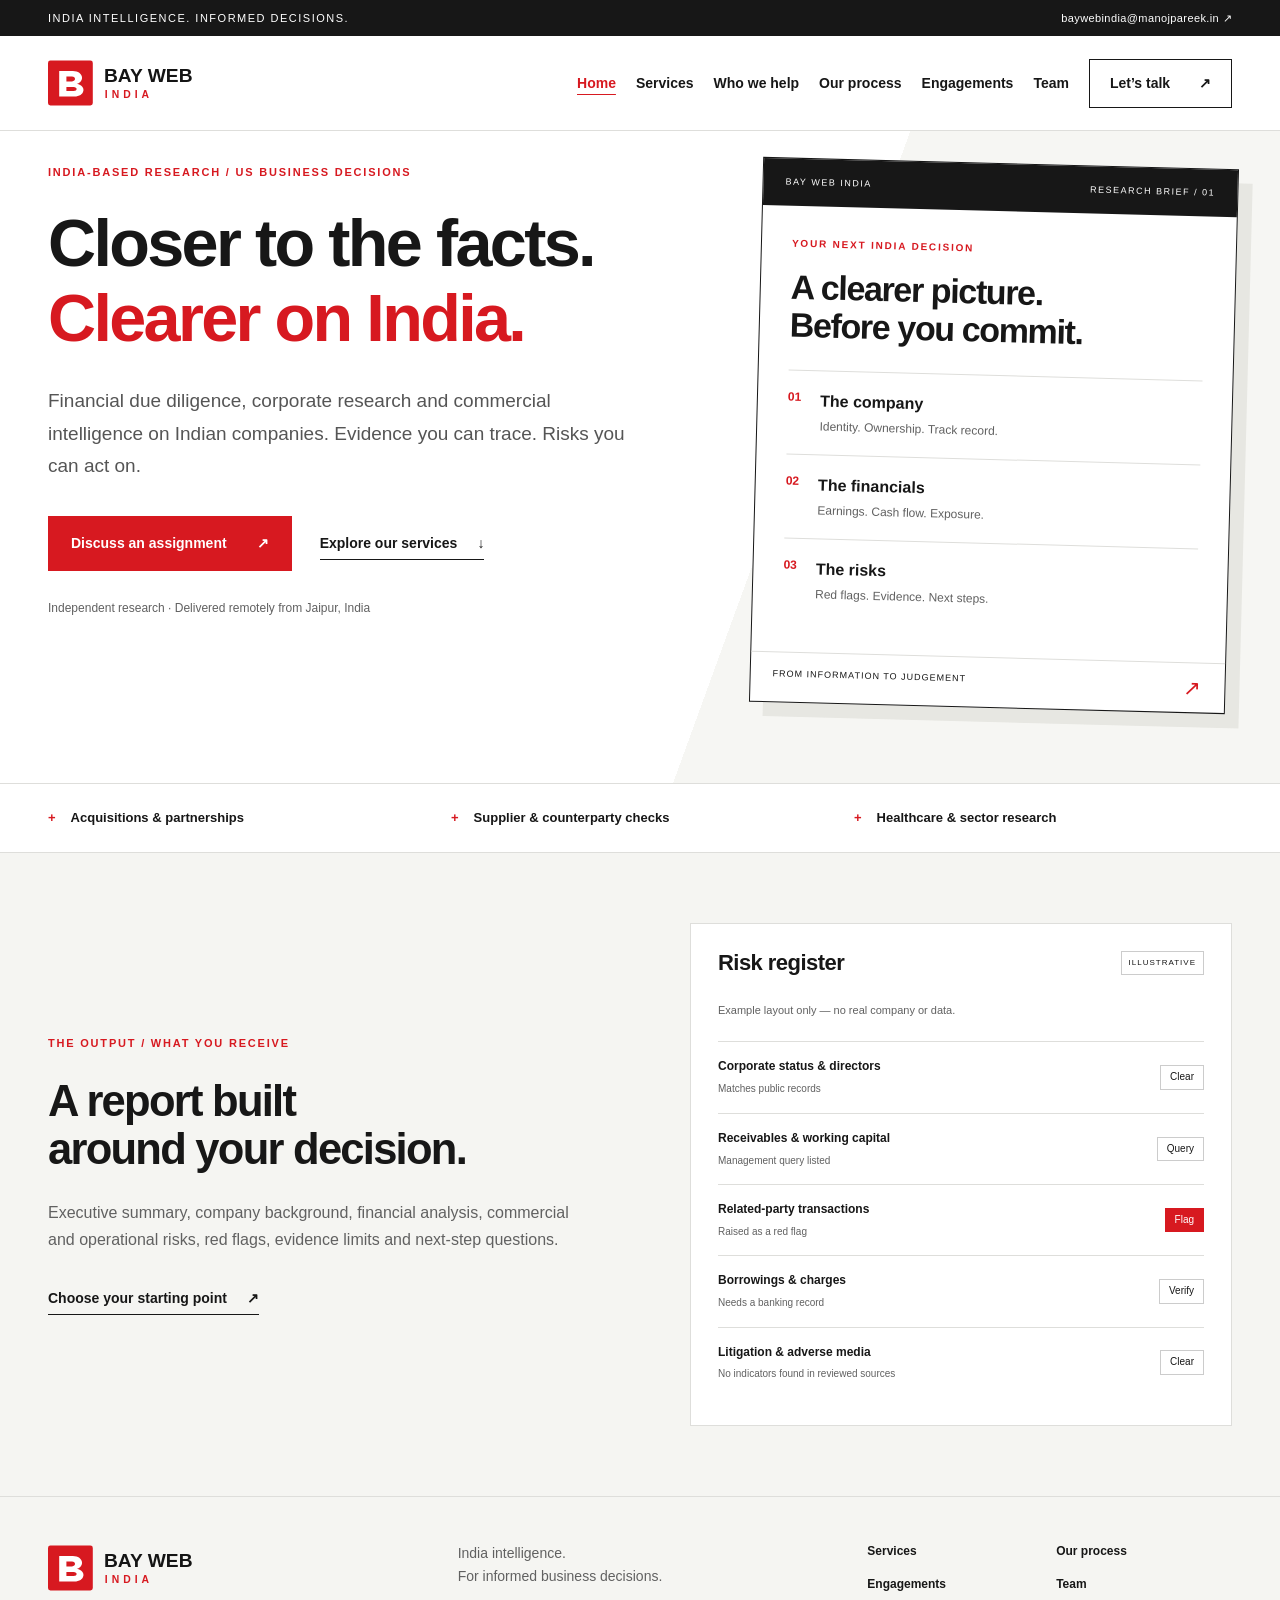
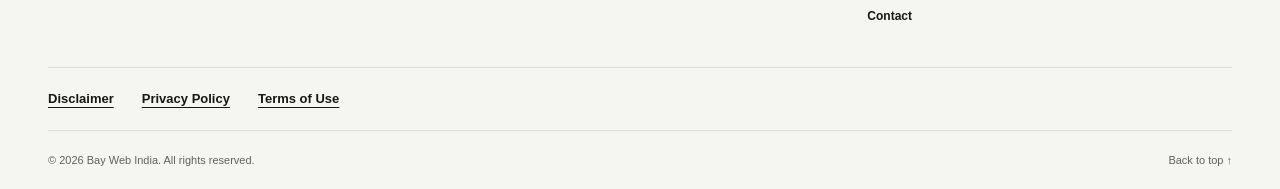
<file: index.html>
<!doctype html><html lang="en"><head><meta charset="utf-8"><meta name="viewport" content="width=device-width,initial-scale=1"><title>Bay Web India | India Intelligence & Due Diligence</title><meta name="description" content="Bay Web India provides financial due diligence, corporate research, supplier assessment and sector intelligence on Indian companies for US businesses and advisers."><meta name="theme-color" content="#d71920"><link rel="icon" href="favicon.svg" type="image/svg+xml"><link rel="stylesheet" href="styles.css?v=20261101-2"></head><body>
<a class="skip" href="#main">Skip to content</a><div class="topline"><div class="wrap"><span>INDIA INTELLIGENCE. INFORMED DECISIONS.</span><a href="mailto:baywebindia@manojpareek.in">baywebindia@manojpareek.in ↗</a></div></div>
<header><div class="wrap nav"><a class="brand" href="index.html" aria-label="Bay Web India home"><img src="logo.svg" width="216" height="52" alt="Bay Web India"></a><button class="menu" aria-expanded="false" aria-controls="navigation">Menu <span>☰</span></button><nav id="navigation" aria-label="Main navigation"><a href="index.html" aria-current="page">Home</a><a href="services.html">Services</a><a href="who-we-help.html">Who we help</a><a href="our-process.html">Our process</a><a href="engagements.html">Engagements</a><a href="team.html">Team</a><a class="nav-cta" href="contact.html">Let’s talk <span>↗</span></a></nav></div></header>
<main id="main"><section class="hero" id="home"><div class="wrap hero-grid"><div><p class="eyebrow">INDIA-BASED RESEARCH / US BUSINESS DECISIONS</p><h1>Closer to the facts.<br><em>Clearer on India.</em></h1><p class="intro">Financial due diligence, corporate research and commercial intelligence on Indian companies. Evidence you can trace. Risks you can act on.</p><div class="actions"><a class="button red" href="contact.html">Discuss an assignment <span>↗</span></a><a class="text-link" href="services.html">Explore our services <span>↓</span></a></div><p class="hero-note">Independent research · Delivered remotely from Jaipur, India</p></div><div class="brief" aria-label="Research approach"><div class="brief-head"><span>BAY WEB INDIA</span><span>RESEARCH BRIEF / 01</span></div><div class="brief-body"><p class="eyebrow">YOUR NEXT INDIA DECISION</p><h2>A clearer picture.<br>Before you commit.</h2><div class="brief-item"><span>01</span><div><b>The company</b><p>Identity. Ownership. Track record.</p></div></div><div class="brief-item"><span>02</span><div><b>The financials</b><p>Earnings. Cash flow. Exposure.</p></div></div><div class="brief-item"><span>03</span><div><b>The risks</b><p>Red flags. Evidence. Next steps.</p></div></div></div><div class="brief-bottom"><span>FROM INFORMATION TO JUDGEMENT</span><span>↗</span></div></div></div></section><div class="strip"><div class="wrap"><span>Acquisitions & partnerships</span><span>Supplier & counterparty checks</span><span>Healthcare & sector research</span></div></div><section class="report-section"><div class="wrap report-grid"><div><p class="eyebrow">THE OUTPUT / WHAT YOU RECEIVE</p><h2>A report built<br>around your decision.</h2><p>Executive summary, company background, financial analysis, commercial and operational risks, red flags, evidence limits and next-step questions.</p><a class="text-link" href="engagements.html">Choose your starting point <span>↗</span></a></div><div class="risk"><div class="risk-title"><h3>Risk register</h3><span>ILLUSTRATIVE</span></div><p class="caption">Example layout only — no real company or data.</p><div class="risk-row"><div><b>Corporate status & directors</b><small>Matches public records</small></div><span class="tag">Clear</span></div><div class="risk-row"><div><b>Receivables & working capital</b><small>Management query listed</small></div><span class="tag">Query</span></div><div class="risk-row"><div><b>Related-party transactions</b><small>Raised as a red flag</small></div><span class="tag flag">Flag</span></div><div class="risk-row"><div><b>Borrowings & charges</b><small>Needs a banking record</small></div><span class="tag">Verify</span></div><div class="risk-row"><div><b>Litigation & adverse media</b><small>No indicators found in reviewed sources</small></div><span class="tag">Clear</span></div></div></div></section></main>
<footer><div class="wrap footer-top"><a class="brand" href="index.html"><img src="logo.svg" width="216" height="52" alt="Bay Web India"></a><p>India intelligence.<br>For informed business decisions.</p><nav aria-label="Footer navigation"><a href="services.html">Services</a><a href="our-process.html">Our process</a><a href="engagements.html">Engagements</a><a href="team.html">Team</a><a href="contact.html">Contact</a></nav></div><div class="wrap legal-footer"><nav class="legal-nav" aria-label="Legal navigation"><a href="disclaimer.html">Disclaimer</a><a href="privacy-policy.html">Privacy Policy</a><a href="terms-of-use.html">Terms of Use</a></nav></div><div class="wrap footer-bottom"><span>© 2026 Bay Web India. All rights reserved.</span><a href="#main">Back to top ↑</a></div></footer><script src="script.js"></script></body></html>
</file>
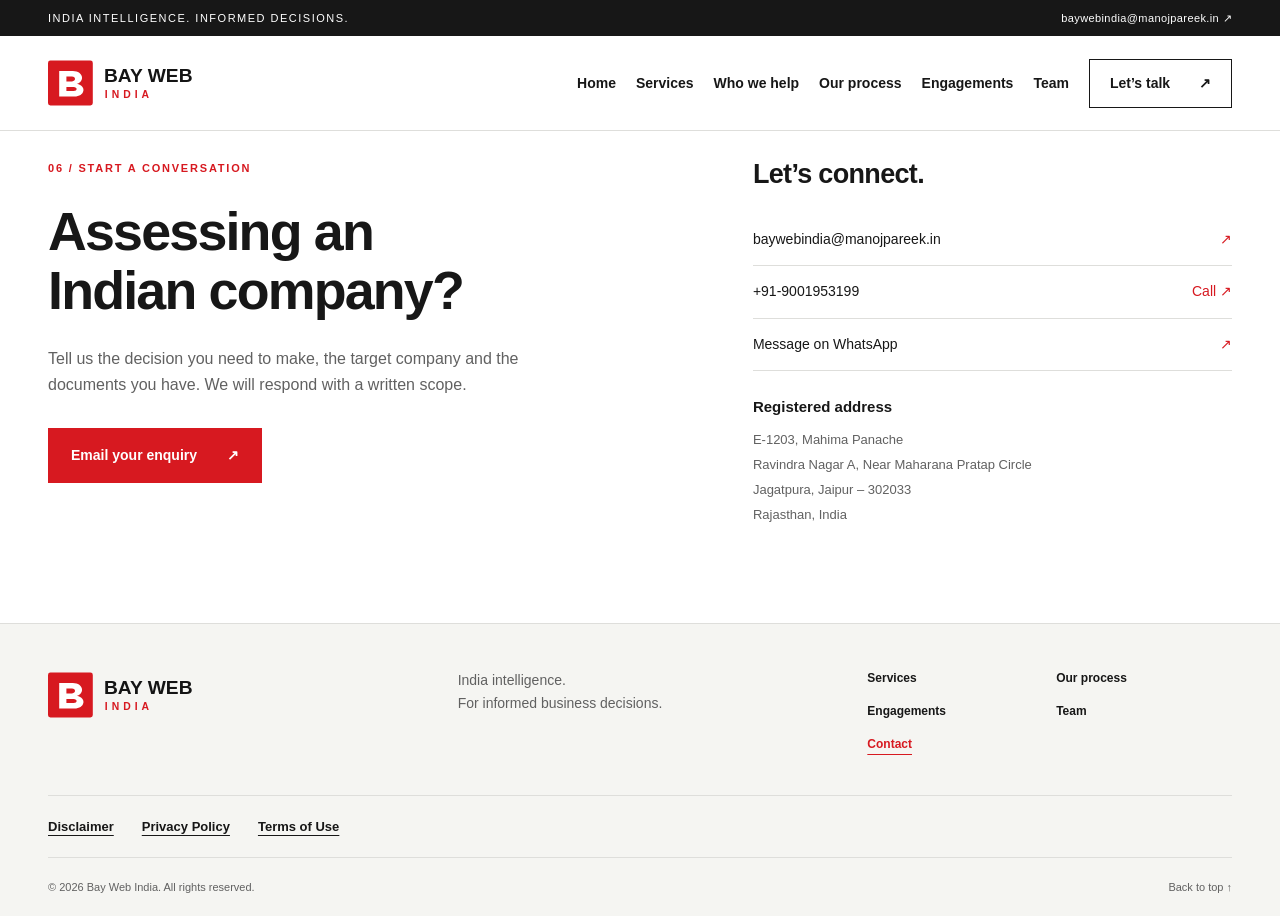
<file: contact.html>
<!doctype html><html lang="en"><head><meta charset="utf-8"><meta name="viewport" content="width=device-width,initial-scale=1"><title>Bay Web India | Contact</title><meta name="description" content="Contact — Bay Web India. India-based corporate research, financial due diligence and commercial intelligence."><meta name="theme-color" content="#d71920"><link rel="icon" href="favicon.svg" type="image/svg+xml"><link rel="stylesheet" href="styles.css?v=20261101-2"></head><body>
<a class="skip" href="#main">Skip to content</a><div class="topline"><div class="wrap"><span>INDIA INTELLIGENCE. INFORMED DECISIONS.</span><a href="mailto:baywebindia@manojpareek.in">baywebindia@manojpareek.in ↗</a></div></div>
<header><div class="wrap nav"><a class="brand" href="index.html" aria-label="Bay Web India home"><img src="logo.svg" width="216" height="52" alt="Bay Web India"></a><button class="menu" aria-expanded="false" aria-controls="navigation">Menu <span>☰</span></button><nav id="navigation" aria-label="Main navigation"><a href="index.html">Home</a><a href="services.html">Services</a><a href="who-we-help.html">Who we help</a><a href="our-process.html">Our process</a><a href="engagements.html">Engagements</a><a href="team.html">Team</a><a class="nav-cta" href="contact.html" aria-current="page">Let’s talk <span>↗</span></a></nav></div></header>
<main id="main"><section class="section contact wrap" id="contact"><div><p class="eyebrow">06 / START A CONVERSATION</p><h1 class="page-title">Assessing an<br>Indian company?</h1><p>Tell us the decision you need to make, the target company and the documents you have. We will respond with a written scope.</p><a class="button red" href="mailto:baywebindia@manojpareek.in?subject=Bay%20Web%20India%20%E2%80%94%20Research%20enquiry">Email your enquiry <span>↗</span></a></div><div class="contact-info"><h3>Let’s connect.</h3><a href="mailto:baywebindia@manojpareek.in">baywebindia@manojpareek.in <span>↗</span></a><a href="tel:+919001953199">+91-9001953199 <span>Call ↗</span></a><a href="https://wa.me/919001953199" target="_blank" rel="noopener noreferrer">Message on WhatsApp <span>↗</span></a><div class="address"><h4>Registered address</h4><address>E-1203, Mahima Panache<br>Ravindra Nagar A, Near Maharana Pratap Circle<br>Jagatpura, Jaipur – 302033<br>Rajasthan, India</address></div></div></section></main>
<footer><div class="wrap footer-top"><a class="brand" href="index.html"><img src="logo.svg" width="216" height="52" alt="Bay Web India"></a><p>India intelligence.<br>For informed business decisions.</p><nav aria-label="Footer navigation"><a href="services.html">Services</a><a href="our-process.html">Our process</a><a href="engagements.html">Engagements</a><a href="team.html">Team</a><a href="contact.html" aria-current="page">Contact</a></nav></div><div class="wrap legal-footer"><nav class="legal-nav" aria-label="Legal navigation"><a href="disclaimer.html">Disclaimer</a><a href="privacy-policy.html">Privacy Policy</a><a href="terms-of-use.html">Terms of Use</a></nav></div><div class="wrap footer-bottom"><span>© 2026 Bay Web India. All rights reserved.</span><a href="#main">Back to top ↑</a></div></footer><script src="script.js"></script></body></html>
</file>
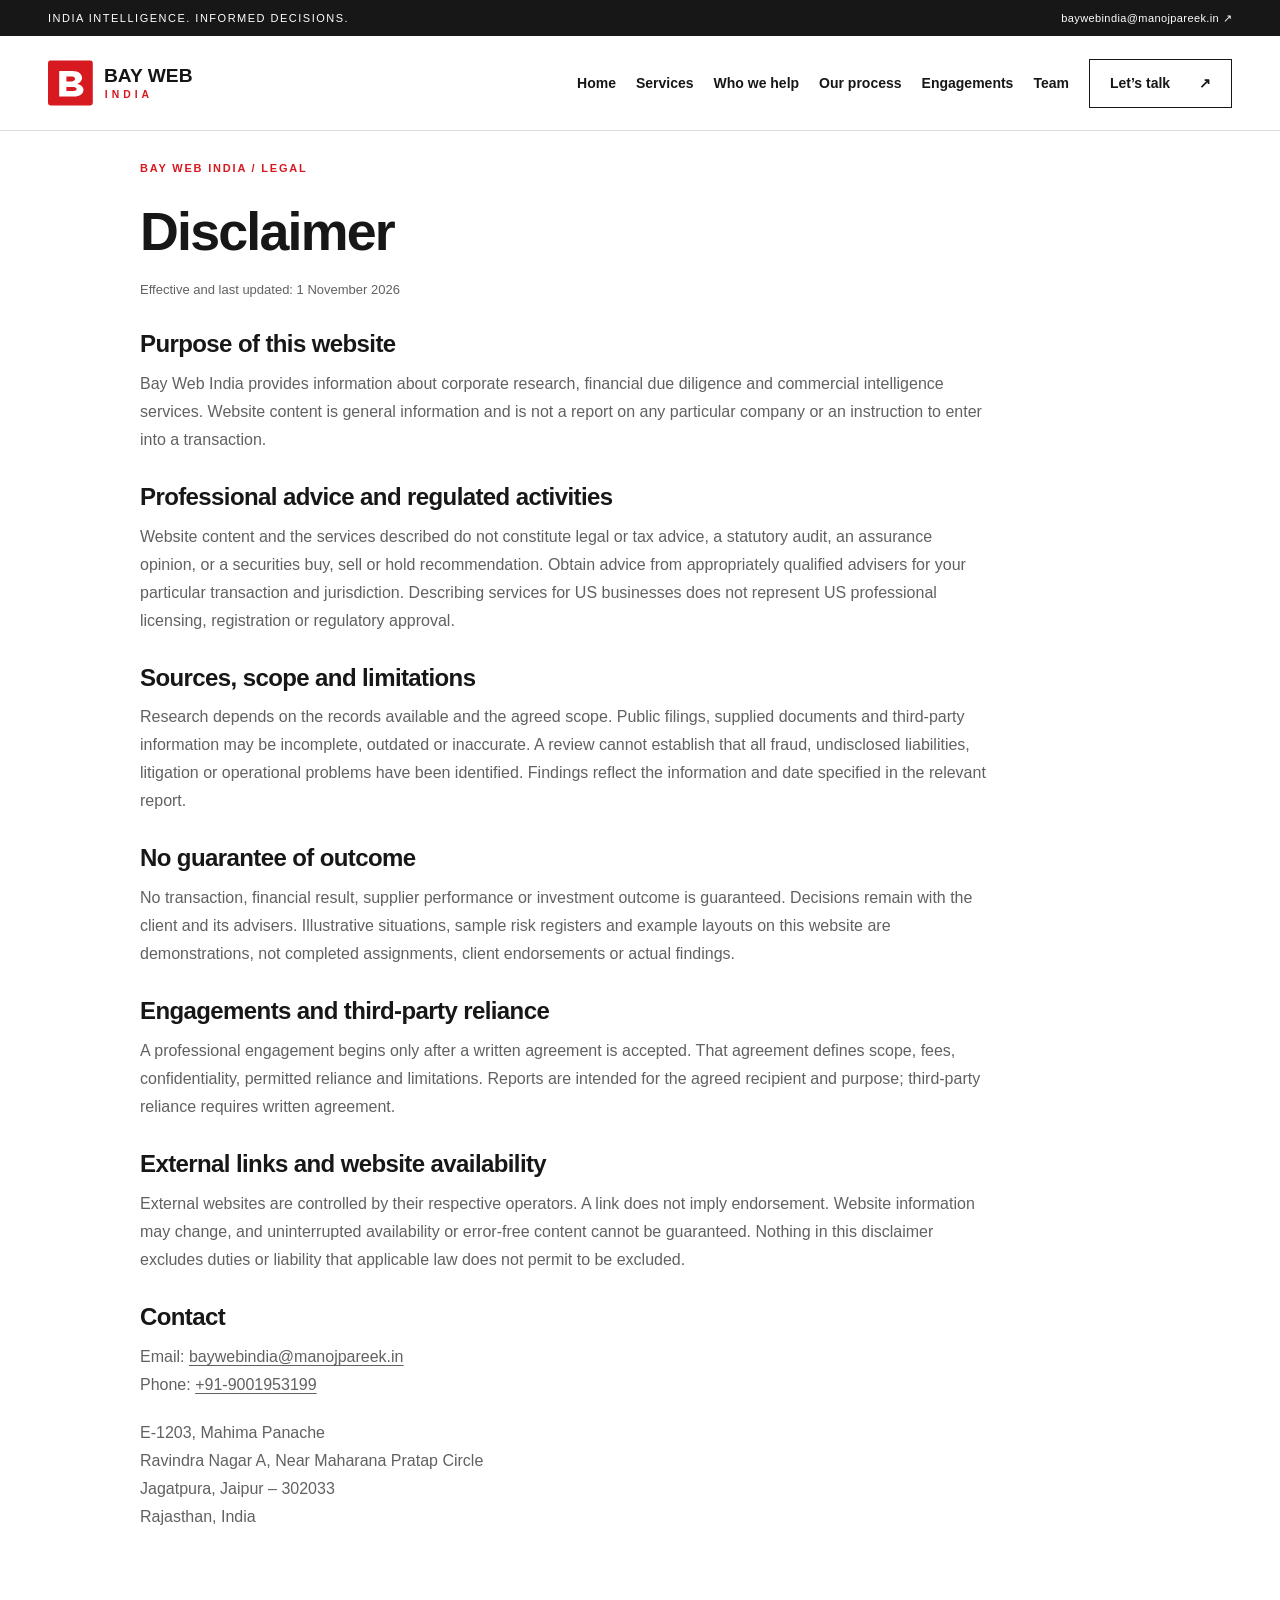
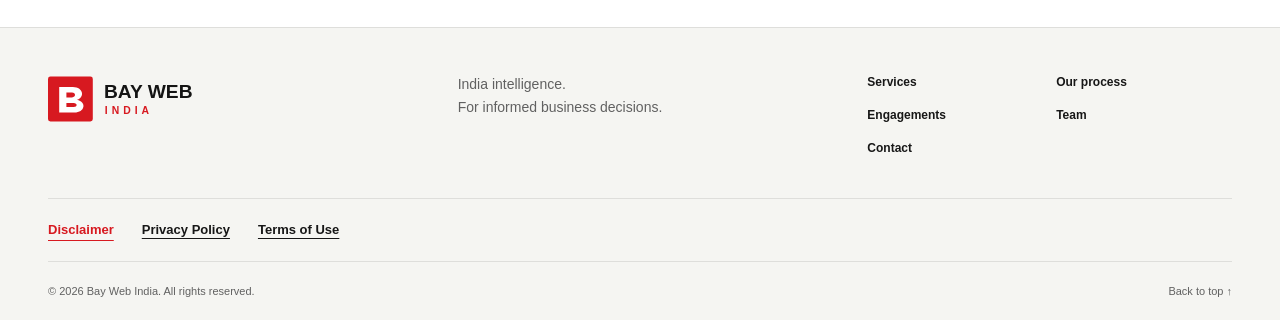
<file: disclaimer.html>
<!doctype html><html lang="en"><head><meta charset="utf-8"><meta name="viewport" content="width=device-width,initial-scale=1"><title>Disclaimer | Bay Web India</title><meta name="description" content="Disclaimer for the Bay Web India corporate research and due diligence website."><meta name="theme-color" content="#d71920"><link rel="icon" href="favicon.svg" type="image/svg+xml"><link rel="stylesheet" href="styles.css?v=20261101-2"></head><body>
<a class="skip" href="#main">Skip to content</a><div class="topline"><div class="wrap"><span>INDIA INTELLIGENCE. INFORMED DECISIONS.</span><a href="mailto:baywebindia@manojpareek.in">baywebindia@manojpareek.in ↗</a></div></div>
<header><div class="wrap nav"><a class="brand" href="index.html" aria-label="Bay Web India home"><img src="logo.svg" width="216" height="52" alt="Bay Web India"></a><button class="menu" aria-expanded="false" aria-controls="navigation">Menu <span>☰</span></button><nav id="navigation" aria-label="Main navigation"><a href="index.html">Home</a><a href="services.html">Services</a><a href="who-we-help.html">Who we help</a><a href="our-process.html">Our process</a><a href="engagements.html">Engagements</a><a href="team.html">Team</a><a class="nav-cta" href="contact.html">Let’s talk <span>↗</span></a></nav></div></header>
<main id="main"><section class="section wrap legal-page"><p class="eyebrow">BAY WEB INDIA / LEGAL</p><h1 class="page-title">Disclaimer</h1><p class="legal-date">Effective and last updated: 1 November 2026</p><div class="legal-copy">
<h2>Purpose of this website</h2><p>Bay Web India provides information about corporate research, financial due diligence and commercial intelligence services. Website content is general information and is not a report on any particular company or an instruction to enter into a transaction.</p>
<h2>Professional advice and regulated activities</h2><p>Website content and the services described do not constitute legal or tax advice, a statutory audit, an assurance opinion, or a securities buy, sell or hold recommendation. Obtain advice from appropriately qualified advisers for your particular transaction and jurisdiction. Describing services for US businesses does not represent US professional licensing, registration or regulatory approval.</p>
<h2>Sources, scope and limitations</h2><p>Research depends on the records available and the agreed scope. Public filings, supplied documents and third-party information may be incomplete, outdated or inaccurate. A review cannot establish that all fraud, undisclosed liabilities, litigation or operational problems have been identified. Findings reflect the information and date specified in the relevant report.</p>
<h2>No guarantee of outcome</h2><p>No transaction, financial result, supplier performance or investment outcome is guaranteed. Decisions remain with the client and its advisers. Illustrative situations, sample risk registers and example layouts on this website are demonstrations, not completed assignments, client endorsements or actual findings.</p>
<h2>Engagements and third-party reliance</h2><p>A professional engagement begins only after a written agreement is accepted. That agreement defines scope, fees, confidentiality, permitted reliance and limitations. Reports are intended for the agreed recipient and purpose; third-party reliance requires written agreement.</p>
<h2>External links and website availability</h2><p>External websites are controlled by their respective operators. A link does not imply endorsement. Website information may change, and uninterrupted availability or error-free content cannot be guaranteed. Nothing in this disclaimer excludes duties or liability that applicable law does not permit to be excluded.</p>
<h2>Contact</h2><p>Email: <a href="mailto:baywebindia@manojpareek.in">baywebindia@manojpareek.in</a><br>Phone: <a href="tel:+919001953199">+91-9001953199</a></p><address>E-1203, Mahima Panache<br>Ravindra Nagar A, Near Maharana Pratap Circle<br>Jagatpura, Jaipur – 302033<br>Rajasthan, India</address></div></section></main>
<footer><div class="wrap footer-top"><a class="brand" href="index.html"><img src="logo.svg" width="216" height="52" alt="Bay Web India"></a><p>India intelligence.<br>For informed business decisions.</p><nav aria-label="Footer navigation"><a href="services.html">Services</a><a href="our-process.html">Our process</a><a href="engagements.html">Engagements</a><a href="team.html">Team</a><a href="contact.html">Contact</a></nav></div><div class="wrap legal-footer"><nav class="legal-nav" aria-label="Legal navigation"><a href="disclaimer.html" aria-current="page">Disclaimer</a><a href="privacy-policy.html">Privacy Policy</a><a href="terms-of-use.html">Terms of Use</a></nav></div><div class="wrap footer-bottom"><span>© 2026 Bay Web India. All rights reserved.</span><a href="#main">Back to top ↑</a></div></footer><script src="script.js"></script></body></html>
</file>
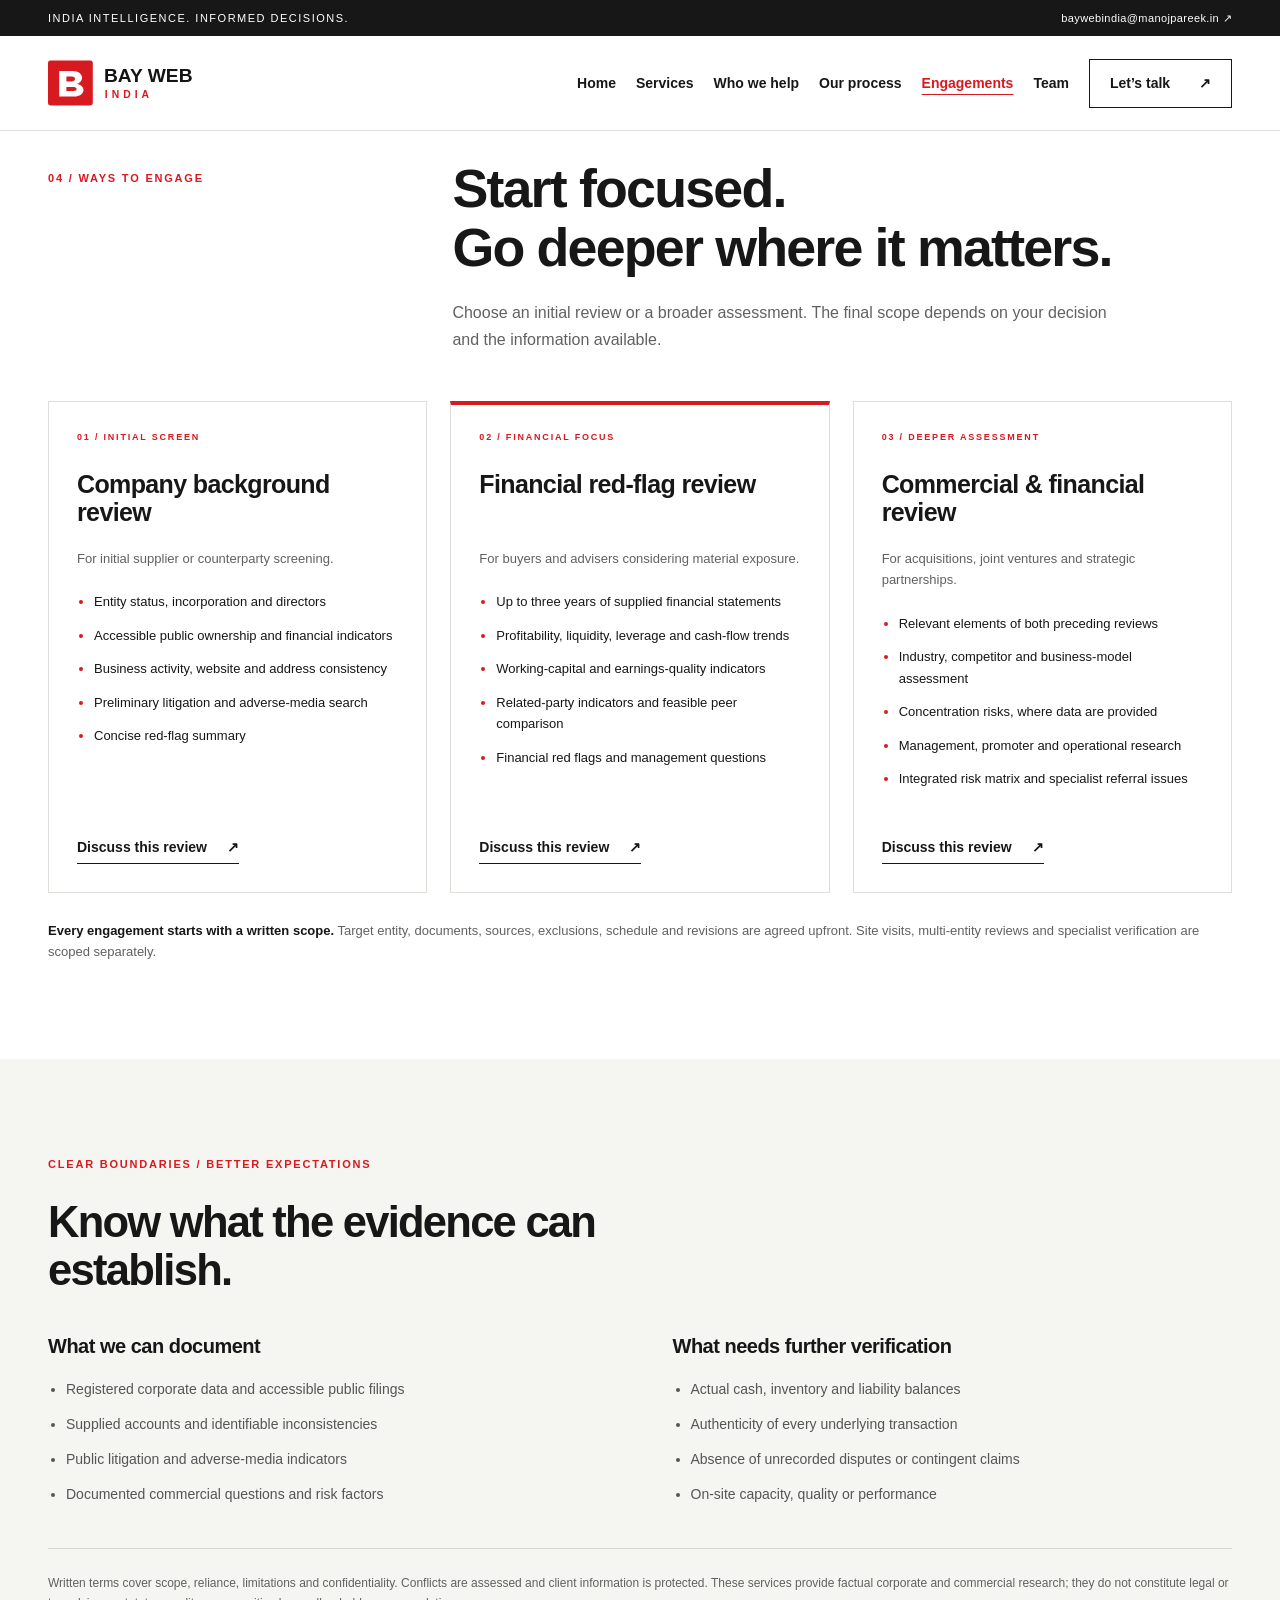
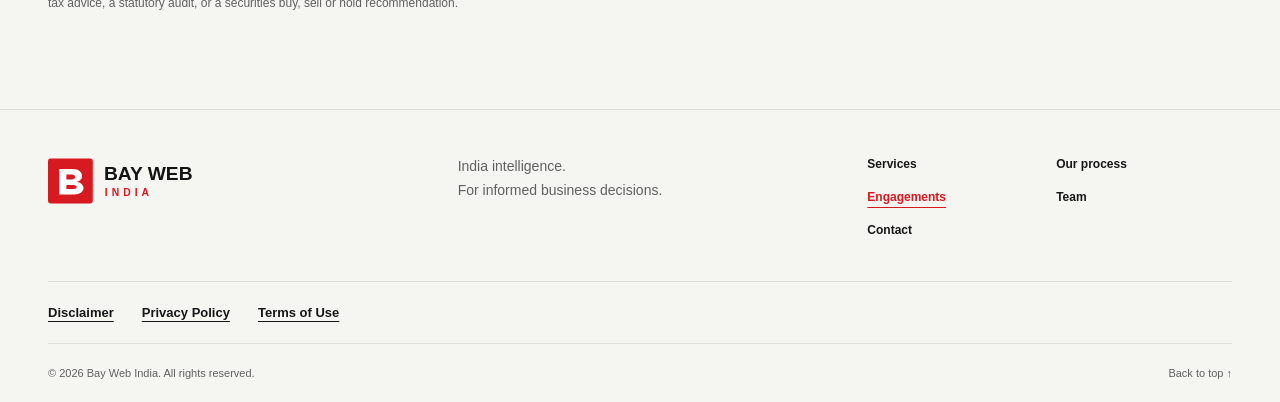
<file: engagements.html>
<!doctype html><html lang="en"><head><meta charset="utf-8"><meta name="viewport" content="width=device-width,initial-scale=1"><title>Bay Web India | Engagements</title><meta name="description" content="Engagements — Bay Web India. India-based corporate research, financial due diligence and commercial intelligence."><meta name="theme-color" content="#d71920"><link rel="icon" href="favicon.svg" type="image/svg+xml"><link rel="stylesheet" href="styles.css?v=20261101-2"></head><body>
<a class="skip" href="#main">Skip to content</a><div class="topline"><div class="wrap"><span>INDIA INTELLIGENCE. INFORMED DECISIONS.</span><a href="mailto:baywebindia@manojpareek.in">baywebindia@manojpareek.in ↗</a></div></div>
<header><div class="wrap nav"><a class="brand" href="index.html" aria-label="Bay Web India home"><img src="logo.svg" width="216" height="52" alt="Bay Web India"></a><button class="menu" aria-expanded="false" aria-controls="navigation">Menu <span>☰</span></button><nav id="navigation" aria-label="Main navigation"><a href="index.html">Home</a><a href="services.html">Services</a><a href="who-we-help.html">Who we help</a><a href="our-process.html">Our process</a><a href="engagements.html" aria-current="page">Engagements</a><a href="team.html">Team</a><a class="nav-cta" href="contact.html">Let’s talk <span>↗</span></a></nav></div></header>
<main id="main"><section class="section wrap" id="engagements"><div class="section-head"><p class="eyebrow">04 / WAYS TO ENGAGE</p><div><h1 class="page-title">Start focused.<br>Go deeper where it matters.</h1><p>Choose an initial review or a broader assessment. The final scope depends on your decision and the information available.</p></div></div><div class="plans"><article class="plan"><span class="eyebrow">01 / INITIAL SCREEN</span><h3>Company background review</h3><p>For initial supplier or counterparty screening.</p><ul><li>Entity status, incorporation and directors</li><li>Accessible public ownership and financial indicators</li><li>Business activity, website and address consistency</li><li>Preliminary litigation and adverse-media search</li><li>Concise red-flag summary</li></ul><a class="text-link" href="mailto:baywebindia@manojpareek.in?subject=Company%20background%20review">Discuss this review <span>↗</span></a></article><article class="plan"><span class="eyebrow">02 / FINANCIAL FOCUS</span><h3>Financial red-flag review</h3><p>For buyers and advisers considering material exposure.</p><ul><li>Up to three years of supplied financial statements</li><li>Profitability, liquidity, leverage and cash-flow trends</li><li>Working-capital and earnings-quality indicators</li><li>Related-party indicators and feasible peer comparison</li><li>Financial red flags and management questions</li></ul><a class="text-link" href="mailto:baywebindia@manojpareek.in?subject=Financial%20red-flag%20review">Discuss this review <span>↗</span></a></article><article class="plan"><span class="eyebrow">03 / DEEPER ASSESSMENT</span><h3>Commercial & financial review</h3><p>For acquisitions, joint ventures and strategic partnerships.</p><ul><li>Relevant elements of both preceding reviews</li><li>Industry, competitor and business-model assessment</li><li>Concentration risks, where data are provided</li><li>Management, promoter and operational research</li><li>Integrated risk matrix and specialist referral issues</li></ul><a class="text-link" href="mailto:baywebindia@manojpareek.in?subject=Commercial%20%26%20financial%20review">Discuss this review <span>↗</span></a></article></div><p class="scope-note"><b>Every engagement starts with a written scope.</b> Target entity, documents, sources, exclusions, schedule and revisions are agreed upfront. Site visits, multi-entity reviews and specialist verification are scoped separately.</p></section><section class="limits section"><div class="wrap"><p class="eyebrow">CLEAR BOUNDARIES / BETTER EXPECTATIONS</p><h2>Know what the evidence can establish.</h2><div class="limits-grid"><div><h3>What we can document</h3><ul><li>Registered corporate data and accessible public filings</li><li>Supplied accounts and identifiable inconsistencies</li><li>Public litigation and adverse-media indicators</li><li>Documented commercial questions and risk factors</li></ul></div><div><h3>What needs further verification</h3><ul><li>Actual cash, inventory and liability balances</li><li>Authenticity of every underlying transaction</li><li>Absence of unrecorded disputes or contingent claims</li><li>On-site capacity, quality or performance</li></ul></div></div><p class="fine">Written terms cover scope, reliance, limitations and confidentiality. Conflicts are assessed and client information is protected. These services provide factual corporate and commercial research; they do not constitute legal or tax advice, a statutory audit, or a securities buy, sell or hold recommendation.</p></div></section></main>
<footer><div class="wrap footer-top"><a class="brand" href="index.html"><img src="logo.svg" width="216" height="52" alt="Bay Web India"></a><p>India intelligence.<br>For informed business decisions.</p><nav aria-label="Footer navigation"><a href="services.html">Services</a><a href="our-process.html">Our process</a><a href="engagements.html" aria-current="page">Engagements</a><a href="team.html">Team</a><a href="contact.html">Contact</a></nav></div><div class="wrap legal-footer"><nav class="legal-nav" aria-label="Legal navigation"><a href="disclaimer.html">Disclaimer</a><a href="privacy-policy.html">Privacy Policy</a><a href="terms-of-use.html">Terms of Use</a></nav></div><div class="wrap footer-bottom"><span>© 2026 Bay Web India. All rights reserved.</span><a href="#main">Back to top ↑</a></div></footer><script src="script.js"></script></body></html>
</file>
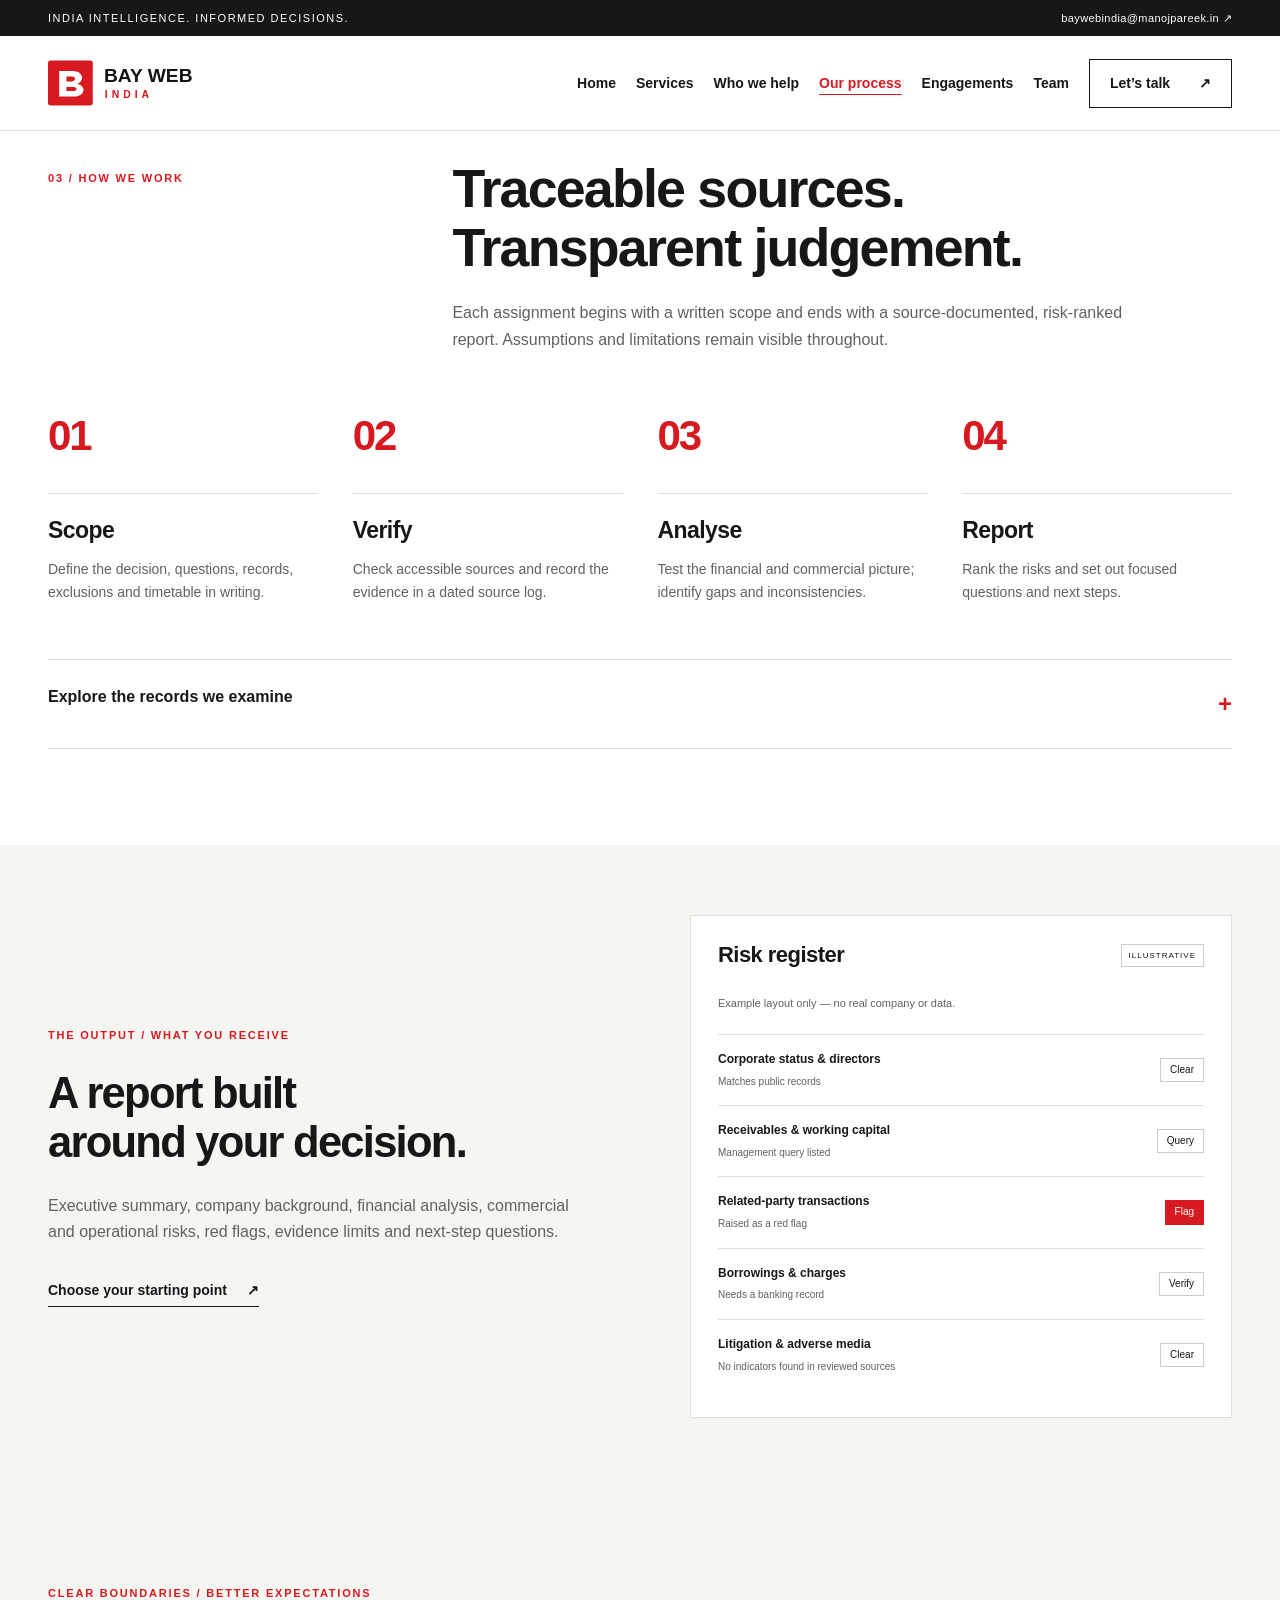
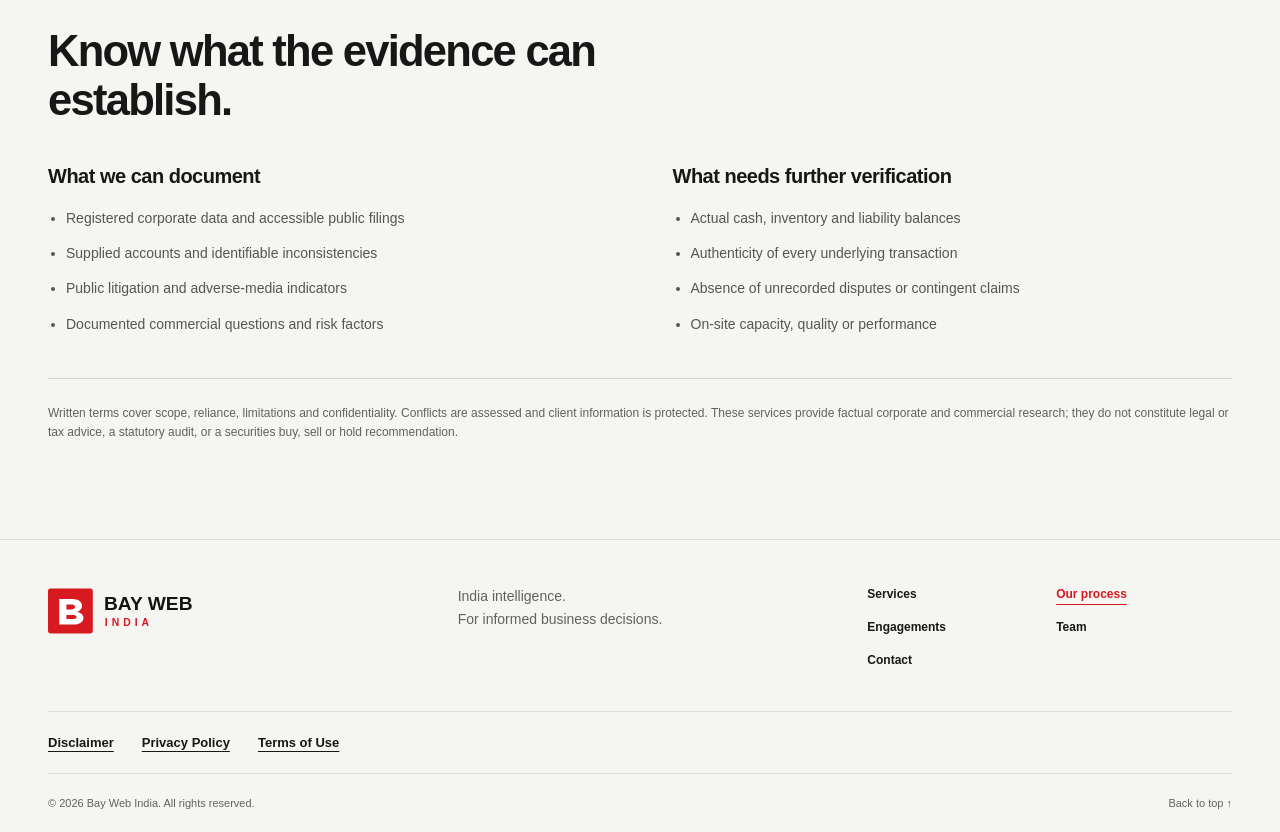
<file: our-process.html>
<!doctype html><html lang="en"><head><meta charset="utf-8"><meta name="viewport" content="width=device-width,initial-scale=1"><title>Bay Web India | Our Process</title><meta name="description" content="Our Process — Bay Web India. India-based corporate research, financial due diligence and commercial intelligence."><meta name="theme-color" content="#d71920"><link rel="icon" href="favicon.svg" type="image/svg+xml"><link rel="stylesheet" href="styles.css?v=20261101-2"></head><body>
<a class="skip" href="#main">Skip to content</a><div class="topline"><div class="wrap"><span>INDIA INTELLIGENCE. INFORMED DECISIONS.</span><a href="mailto:baywebindia@manojpareek.in">baywebindia@manojpareek.in ↗</a></div></div>
<header><div class="wrap nav"><a class="brand" href="index.html" aria-label="Bay Web India home"><img src="logo.svg" width="216" height="52" alt="Bay Web India"></a><button class="menu" aria-expanded="false" aria-controls="navigation">Menu <span>☰</span></button><nav id="navigation" aria-label="Main navigation"><a href="index.html">Home</a><a href="services.html">Services</a><a href="who-we-help.html">Who we help</a><a href="our-process.html" aria-current="page">Our process</a><a href="engagements.html">Engagements</a><a href="team.html">Team</a><a class="nav-cta" href="contact.html">Let’s talk <span>↗</span></a></nav></div></header>
<main id="main"><section class="section wrap" id="process"><div class="section-head"><p class="eyebrow">03 / HOW WE WORK</p><div><h1 class="page-title">Traceable sources.<br>Transparent judgement.</h1><p>Each assignment begins with a written scope and ends with a source-documented, risk-ranked report. Assumptions and limitations remain visible throughout.</p></div></div><div class="steps"><article><b>01</b><h3>Scope</h3><p>Define the decision, questions, records, exclusions and timetable in writing.</p></article><article><b>02</b><h3>Verify</h3><p>Check accessible sources and record the evidence in a dated source log.</p></article><article><b>03</b><h3>Analyse</h3><p>Test the financial and commercial picture; identify gaps and inconsistencies.</p></article><article><b>04</b><h3>Report</h3><p>Rank the risks and set out focused questions and next steps.</p></article></div><details><summary>Explore the records we examine <span>+</span></summary><div class="table-scroll"><table><thead><tr><th>Research area</th><th>What we examine</th><th>Typical source</th></tr></thead><tbody><tr><th scope="row">Corporate identity</th><td>Incorporation, status and directors</td><td>Ministry of Corporate Affairs (MCA)</td></tr><tr><th scope="row">Financial statements</th><td>Balance sheet, income and cash flows</td><td>Supplied audited accounts; available MCA records</td></tr><tr><th scope="row">Tax indicators</th><td>GST registration and status</td><td>GST portal; authorised client records</td></tr><tr><th scope="row">Debt & security</th><td>Borrowings and registered charges</td><td>MCA charge filings; supplied banking records</td></tr><tr><th scope="row">Ownership</th><td>Shareholders and control indicators</td><td>Filings and corporate documents</td></tr><tr><th scope="row">Disputes</th><td>Litigation and insolvency indicators</td><td>eCourts, NCLT and public records</td></tr><tr><th scope="row">Operations</th><td>Customers, suppliers and delivery profile</td><td>Disclosures, interviews and references</td></tr><tr><th scope="row">Reputation</th><td>Adverse media and controversies</td><td>Reliable public reporting</td></tr></tbody></table></div></details></section><section class="report-section"><div class="wrap report-grid"><div><p class="eyebrow">THE OUTPUT / WHAT YOU RECEIVE</p><h2>A report built<br>around your decision.</h2><p>Executive summary, company background, financial analysis, commercial and operational risks, red flags, evidence limits and next-step questions.</p><a class="text-link" href="engagements.html">Choose your starting point <span>↗</span></a></div><div class="risk"><div class="risk-title"><h3>Risk register</h3><span>ILLUSTRATIVE</span></div><p class="caption">Example layout only — no real company or data.</p><div class="risk-row"><div><b>Corporate status & directors</b><small>Matches public records</small></div><span class="tag">Clear</span></div><div class="risk-row"><div><b>Receivables & working capital</b><small>Management query listed</small></div><span class="tag">Query</span></div><div class="risk-row"><div><b>Related-party transactions</b><small>Raised as a red flag</small></div><span class="tag flag">Flag</span></div><div class="risk-row"><div><b>Borrowings & charges</b><small>Needs a banking record</small></div><span class="tag">Verify</span></div><div class="risk-row"><div><b>Litigation & adverse media</b><small>No indicators found in reviewed sources</small></div><span class="tag">Clear</span></div></div></div></section><section class="limits section"><div class="wrap"><p class="eyebrow">CLEAR BOUNDARIES / BETTER EXPECTATIONS</p><h2>Know what the evidence can establish.</h2><div class="limits-grid"><div><h3>What we can document</h3><ul><li>Registered corporate data and accessible public filings</li><li>Supplied accounts and identifiable inconsistencies</li><li>Public litigation and adverse-media indicators</li><li>Documented commercial questions and risk factors</li></ul></div><div><h3>What needs further verification</h3><ul><li>Actual cash, inventory and liability balances</li><li>Authenticity of every underlying transaction</li><li>Absence of unrecorded disputes or contingent claims</li><li>On-site capacity, quality or performance</li></ul></div></div><p class="fine">Written terms cover scope, reliance, limitations and confidentiality. Conflicts are assessed and client information is protected. These services provide factual corporate and commercial research; they do not constitute legal or tax advice, a statutory audit, or a securities buy, sell or hold recommendation.</p></div></section></main>
<footer><div class="wrap footer-top"><a class="brand" href="index.html"><img src="logo.svg" width="216" height="52" alt="Bay Web India"></a><p>India intelligence.<br>For informed business decisions.</p><nav aria-label="Footer navigation"><a href="services.html">Services</a><a href="our-process.html" aria-current="page">Our process</a><a href="engagements.html">Engagements</a><a href="team.html">Team</a><a href="contact.html">Contact</a></nav></div><div class="wrap legal-footer"><nav class="legal-nav" aria-label="Legal navigation"><a href="disclaimer.html">Disclaimer</a><a href="privacy-policy.html">Privacy Policy</a><a href="terms-of-use.html">Terms of Use</a></nav></div><div class="wrap footer-bottom"><span>© 2026 Bay Web India. All rights reserved.</span><a href="#main">Back to top ↑</a></div></footer><script src="script.js"></script></body></html>
</file>
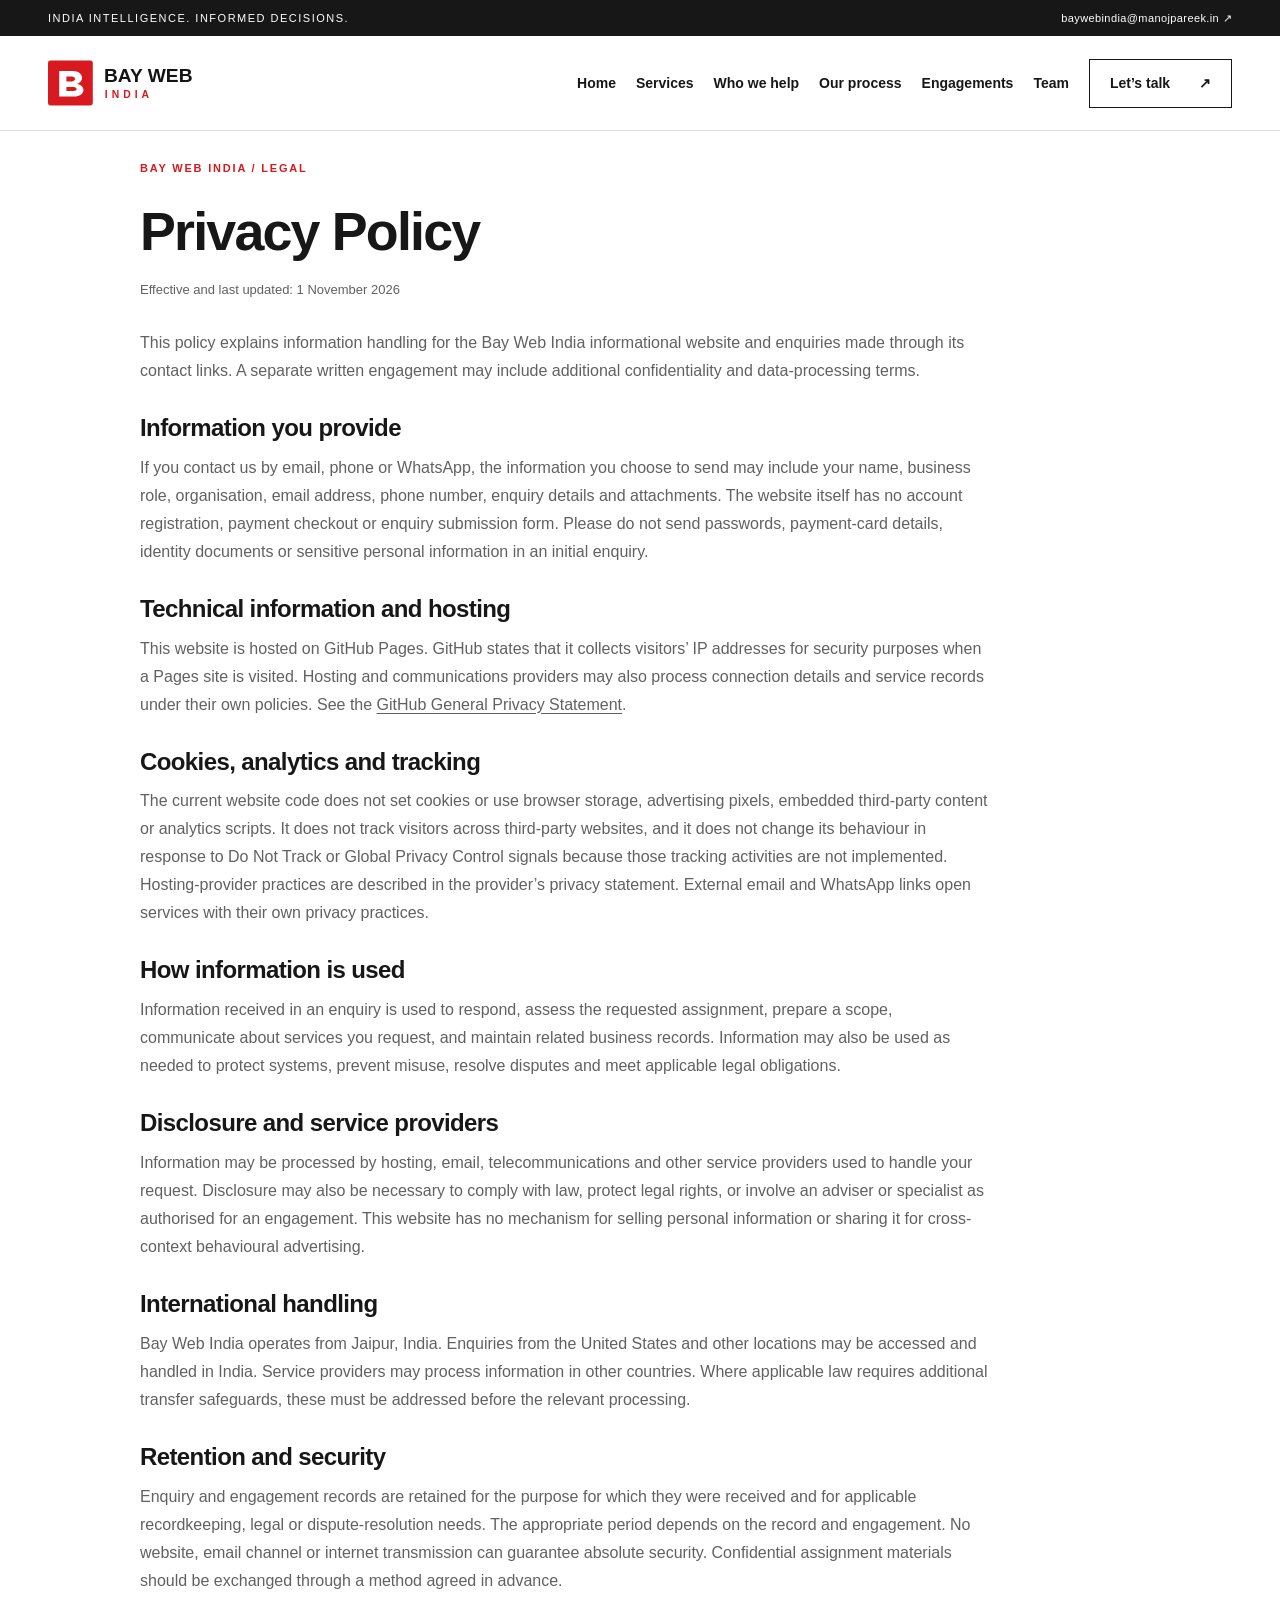
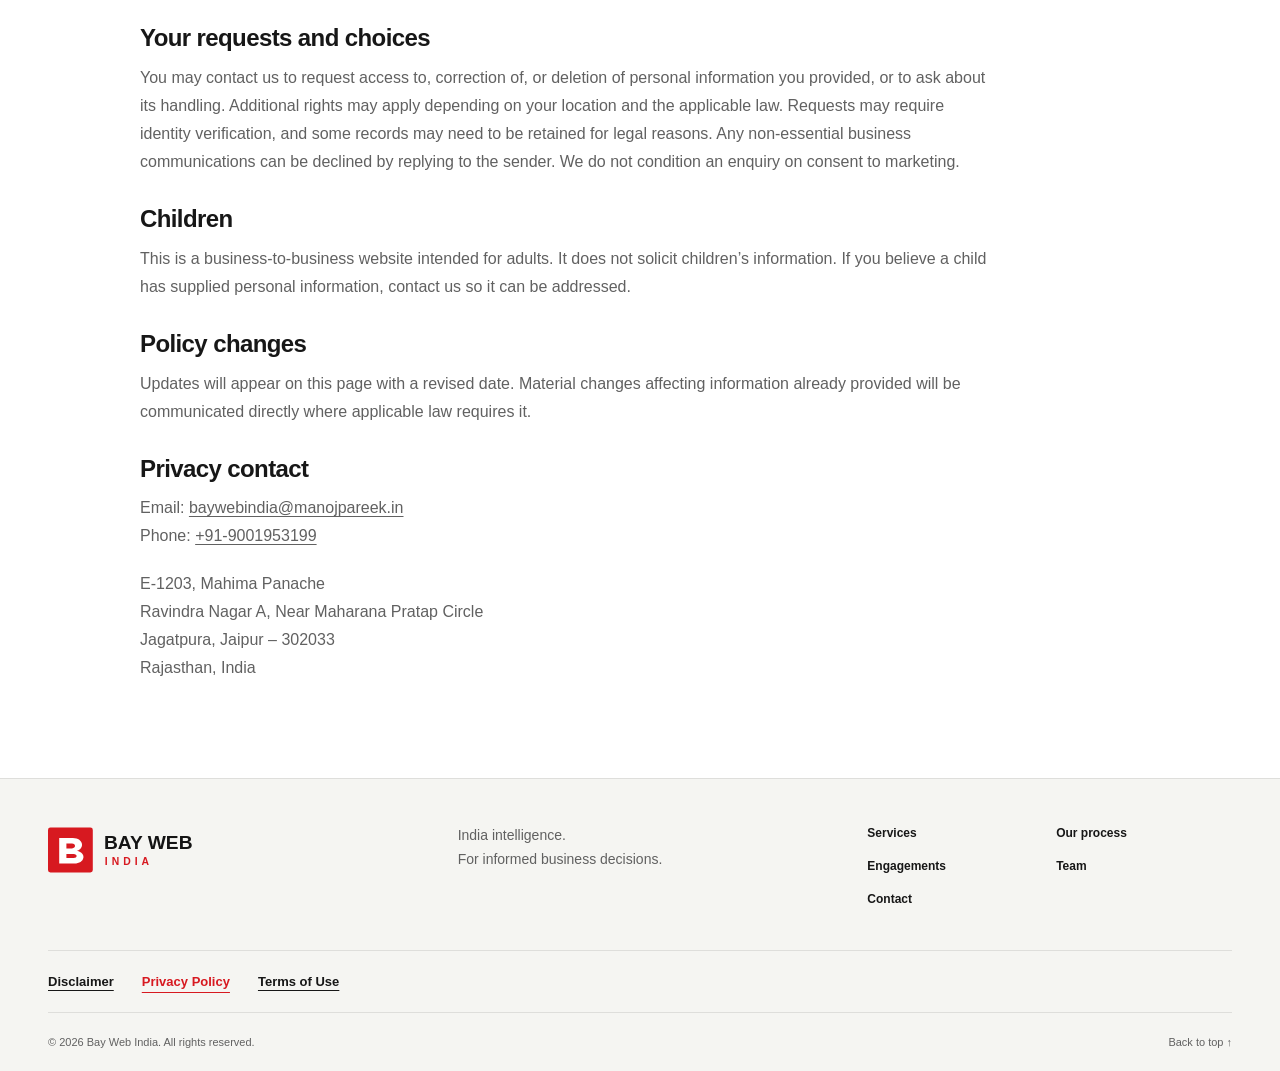
<file: privacy-policy.html>
<!doctype html><html lang="en"><head><meta charset="utf-8"><meta name="viewport" content="width=device-width,initial-scale=1"><title>Privacy Policy | Bay Web India</title><meta name="description" content="Privacy Policy for the Bay Web India corporate research and due diligence website."><meta name="theme-color" content="#d71920"><link rel="icon" href="favicon.svg" type="image/svg+xml"><link rel="stylesheet" href="styles.css?v=20261101-2"></head><body>
<a class="skip" href="#main">Skip to content</a><div class="topline"><div class="wrap"><span>INDIA INTELLIGENCE. INFORMED DECISIONS.</span><a href="mailto:baywebindia@manojpareek.in">baywebindia@manojpareek.in ↗</a></div></div>
<header><div class="wrap nav"><a class="brand" href="index.html" aria-label="Bay Web India home"><img src="logo.svg" width="216" height="52" alt="Bay Web India"></a><button class="menu" aria-expanded="false" aria-controls="navigation">Menu <span>☰</span></button><nav id="navigation" aria-label="Main navigation"><a href="index.html">Home</a><a href="services.html">Services</a><a href="who-we-help.html">Who we help</a><a href="our-process.html">Our process</a><a href="engagements.html">Engagements</a><a href="team.html">Team</a><a class="nav-cta" href="contact.html">Let’s talk <span>↗</span></a></nav></div></header>
<main id="main"><section class="section wrap legal-page"><p class="eyebrow">BAY WEB INDIA / LEGAL</p><h1 class="page-title">Privacy Policy</h1><p class="legal-date">Effective and last updated: 1 November 2026</p><div class="legal-copy">
<p>This policy explains information handling for the Bay Web India informational website and enquiries made through its contact links. A separate written engagement may include additional confidentiality and data-processing terms.</p>
<h2>Information you provide</h2><p>If you contact us by email, phone or WhatsApp, the information you choose to send may include your name, business role, organisation, email address, phone number, enquiry details and attachments. The website itself has no account registration, payment checkout or enquiry submission form. Please do not send passwords, payment-card details, identity documents or sensitive personal information in an initial enquiry.</p>
<h2>Technical information and hosting</h2><p>This website is hosted on GitHub Pages. GitHub states that it collects visitors’ IP addresses for security purposes when a Pages site is visited. Hosting and communications providers may also process connection details and service records under their own policies. See the <a href="https://docs.github.com/en/site-policy/privacy-policies/github-general-privacy-statement" target="_blank" rel="noopener noreferrer">GitHub General Privacy Statement</a>.</p>
<h2>Cookies, analytics and tracking</h2><p>The current website code does not set cookies or use browser storage, advertising pixels, embedded third-party content or analytics scripts. It does not track visitors across third-party websites, and it does not change its behaviour in response to Do Not Track or Global Privacy Control signals because those tracking activities are not implemented. Hosting-provider practices are described in the provider’s privacy statement. External email and WhatsApp links open services with their own privacy practices.</p>
<h2>How information is used</h2><p>Information received in an enquiry is used to respond, assess the requested assignment, prepare a scope, communicate about services you request, and maintain related business records. Information may also be used as needed to protect systems, prevent misuse, resolve disputes and meet applicable legal obligations.</p>
<h2>Disclosure and service providers</h2><p>Information may be processed by hosting, email, telecommunications and other service providers used to handle your request. Disclosure may also be necessary to comply with law, protect legal rights, or involve an adviser or specialist as authorised for an engagement. This website has no mechanism for selling personal information or sharing it for cross-context behavioural advertising.</p>
<h2>International handling</h2><p>Bay Web India operates from Jaipur, India. Enquiries from the United States and other locations may be accessed and handled in India. Service providers may process information in other countries. Where applicable law requires additional transfer safeguards, these must be addressed before the relevant processing.</p>
<h2>Retention and security</h2><p>Enquiry and engagement records are retained for the purpose for which they were received and for applicable recordkeeping, legal or dispute-resolution needs. The appropriate period depends on the record and engagement. No website, email channel or internet transmission can guarantee absolute security. Confidential assignment materials should be exchanged through a method agreed in advance.</p>
<h2>Your requests and choices</h2><p>You may contact us to request access to, correction of, or deletion of personal information you provided, or to ask about its handling. Additional rights may apply depending on your location and the applicable law. Requests may require identity verification, and some records may need to be retained for legal reasons. Any non-essential business communications can be declined by replying to the sender. We do not condition an enquiry on consent to marketing.</p>
<h2>Children</h2><p>This is a business-to-business website intended for adults. It does not solicit children’s information. If you believe a child has supplied personal information, contact us so it can be addressed.</p>
<h2>Policy changes</h2><p>Updates will appear on this page with a revised date. Material changes affecting information already provided will be communicated directly where applicable law requires it.</p>
<h2>Privacy contact</h2><p>Email: <a href="mailto:baywebindia@manojpareek.in">baywebindia@manojpareek.in</a><br>Phone: <a href="tel:+919001953199">+91-9001953199</a></p><address>E-1203, Mahima Panache<br>Ravindra Nagar A, Near Maharana Pratap Circle<br>Jagatpura, Jaipur – 302033<br>Rajasthan, India</address></div></section></main>
<footer><div class="wrap footer-top"><a class="brand" href="index.html"><img src="logo.svg" width="216" height="52" alt="Bay Web India"></a><p>India intelligence.<br>For informed business decisions.</p><nav aria-label="Footer navigation"><a href="services.html">Services</a><a href="our-process.html">Our process</a><a href="engagements.html">Engagements</a><a href="team.html">Team</a><a href="contact.html">Contact</a></nav></div><div class="wrap legal-footer"><nav class="legal-nav" aria-label="Legal navigation"><a href="disclaimer.html">Disclaimer</a><a href="privacy-policy.html" aria-current="page">Privacy Policy</a><a href="terms-of-use.html">Terms of Use</a></nav></div><div class="wrap footer-bottom"><span>© 2026 Bay Web India. All rights reserved.</span><a href="#main">Back to top ↑</a></div></footer><script src="script.js"></script></body></html>
</file>
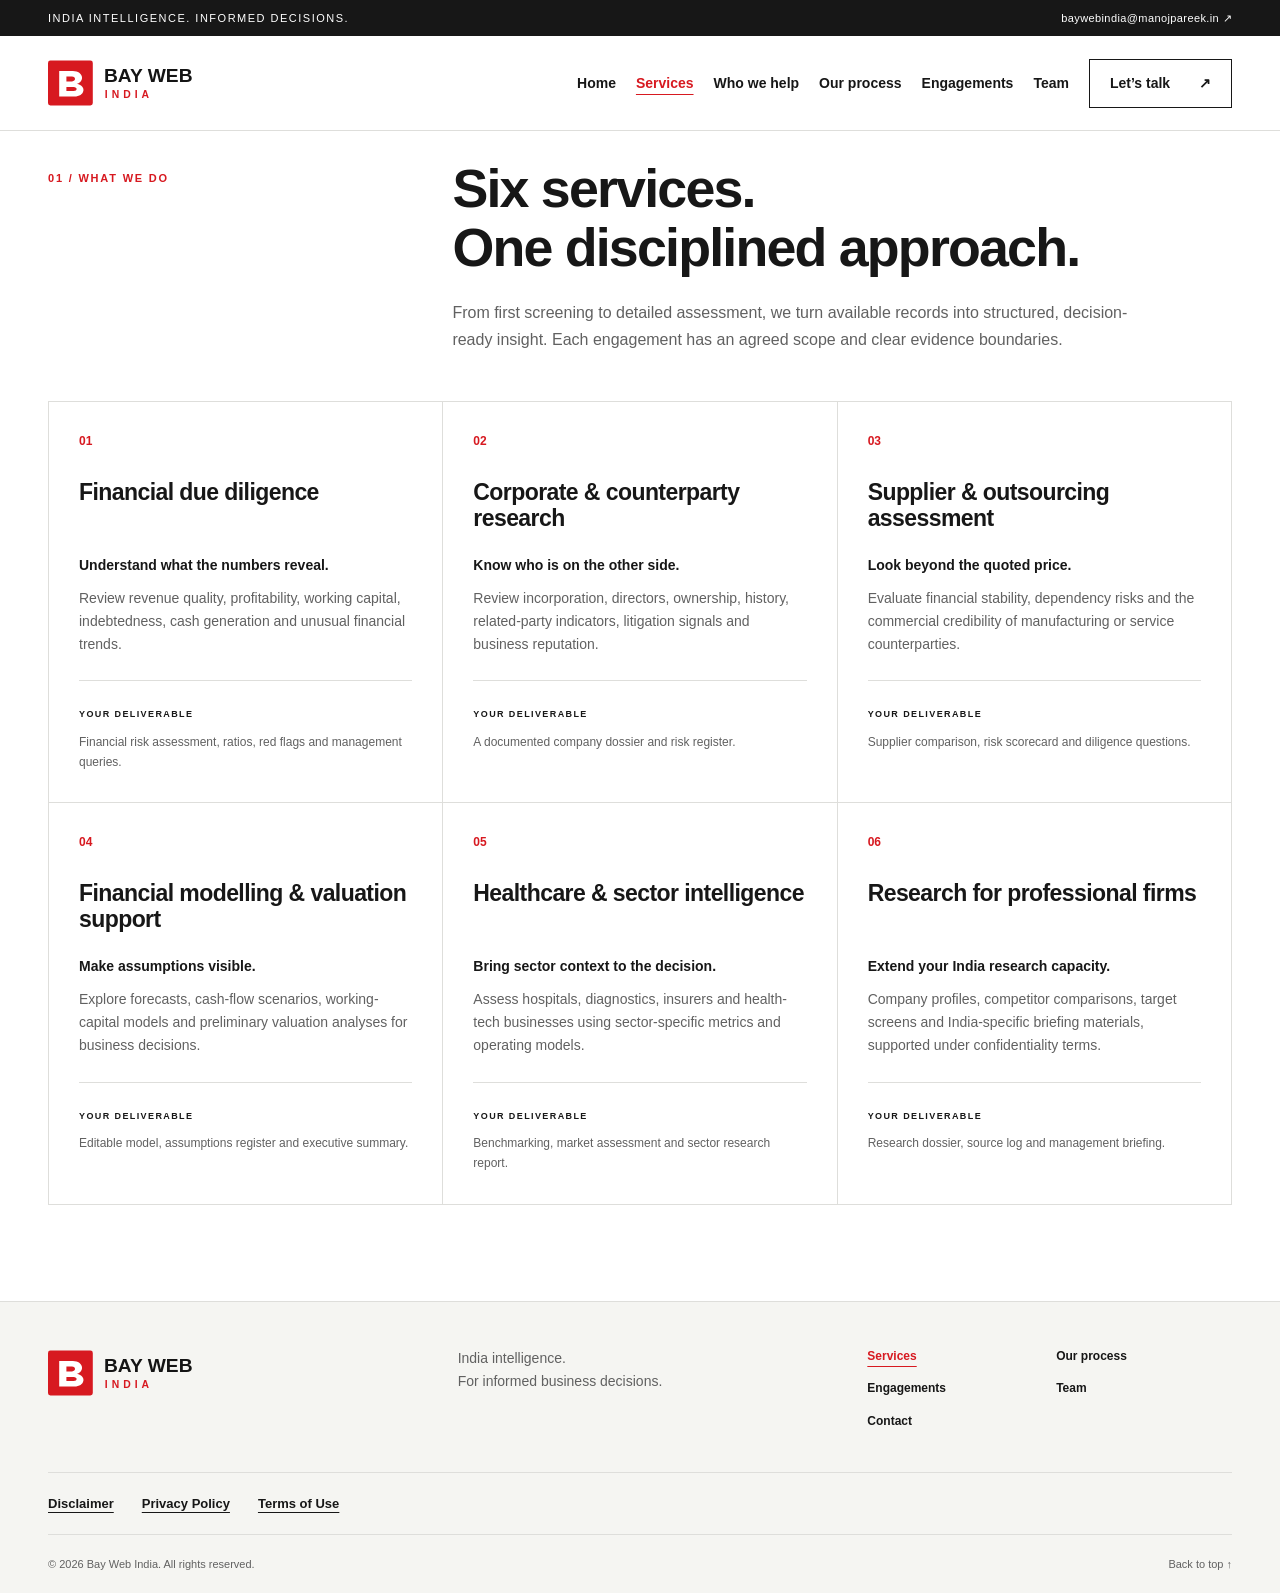
<file: services.html>
<!doctype html><html lang="en"><head><meta charset="utf-8"><meta name="viewport" content="width=device-width,initial-scale=1"><title>Bay Web India | Services</title><meta name="description" content="Services — Bay Web India. India-based corporate research, financial due diligence and commercial intelligence."><meta name="theme-color" content="#d71920"><link rel="icon" href="favicon.svg" type="image/svg+xml"><link rel="stylesheet" href="styles.css?v=20261101-2"></head><body>
<a class="skip" href="#main">Skip to content</a><div class="topline"><div class="wrap"><span>INDIA INTELLIGENCE. INFORMED DECISIONS.</span><a href="mailto:baywebindia@manojpareek.in">baywebindia@manojpareek.in ↗</a></div></div>
<header><div class="wrap nav"><a class="brand" href="index.html" aria-label="Bay Web India home"><img src="logo.svg" width="216" height="52" alt="Bay Web India"></a><button class="menu" aria-expanded="false" aria-controls="navigation">Menu <span>☰</span></button><nav id="navigation" aria-label="Main navigation"><a href="index.html">Home</a><a href="services.html" aria-current="page">Services</a><a href="who-we-help.html">Who we help</a><a href="our-process.html">Our process</a><a href="engagements.html">Engagements</a><a href="team.html">Team</a><a class="nav-cta" href="contact.html">Let’s talk <span>↗</span></a></nav></div></header>
<main id="main"><section class="section wrap" id="services"><div class="section-head"><p class="eyebrow">01 / WHAT WE DO</p><div><h1 class="page-title">Six services.<br>One disciplined approach.</h1><p>From first screening to detailed assessment, we turn available records into structured, decision-ready insight. Each engagement has an agreed scope and clear evidence boundaries.</p></div></div><div class="services"><article class="service"><span class="num">01</span><h3>Financial due diligence</h3><p class="lead-small">Understand what the numbers reveal.</p><p>Review revenue quality, profitability, working capital, indebtedness, cash generation and unusual financial trends.</p><div class="deliver"><b>YOUR DELIVERABLE</b><p>Financial risk assessment, ratios, red flags and management queries.</p></div></article><article class="service"><span class="num">02</span><h3>Corporate & counterparty research</h3><p class="lead-small">Know who is on the other side.</p><p>Review incorporation, directors, ownership, history, related-party indicators, litigation signals and business reputation.</p><div class="deliver"><b>YOUR DELIVERABLE</b><p>A documented company dossier and risk register.</p></div></article><article class="service"><span class="num">03</span><h3>Supplier & outsourcing assessment</h3><p class="lead-small">Look beyond the quoted price.</p><p>Evaluate financial stability, dependency risks and the commercial credibility of manufacturing or service counterparties.</p><div class="deliver"><b>YOUR DELIVERABLE</b><p>Supplier comparison, risk scorecard and diligence questions.</p></div></article><article class="service"><span class="num">04</span><h3>Financial modelling & valuation support</h3><p class="lead-small">Make assumptions visible.</p><p>Explore forecasts, cash-flow scenarios, working-capital models and preliminary valuation analyses for business decisions.</p><div class="deliver"><b>YOUR DELIVERABLE</b><p>Editable model, assumptions register and executive summary.</p></div></article><article class="service"><span class="num">05</span><h3>Healthcare & sector intelligence</h3><p class="lead-small">Bring sector context to the decision.</p><p>Assess hospitals, diagnostics, insurers and health-tech businesses using sector-specific metrics and operating models.</p><div class="deliver"><b>YOUR DELIVERABLE</b><p>Benchmarking, market assessment and sector research report.</p></div></article><article class="service"><span class="num">06</span><h3>Research for professional firms</h3><p class="lead-small">Extend your India research capacity.</p><p>Company profiles, competitor comparisons, target screens and India-specific briefing materials, supported under confidentiality terms.</p><div class="deliver"><b>YOUR DELIVERABLE</b><p>Research dossier, source log and management briefing.</p></div></article></div></section></main>
<footer><div class="wrap footer-top"><a class="brand" href="index.html"><img src="logo.svg" width="216" height="52" alt="Bay Web India"></a><p>India intelligence.<br>For informed business decisions.</p><nav aria-label="Footer navigation"><a href="services.html" aria-current="page">Services</a><a href="our-process.html">Our process</a><a href="engagements.html">Engagements</a><a href="team.html">Team</a><a href="contact.html">Contact</a></nav></div><div class="wrap legal-footer"><nav class="legal-nav" aria-label="Legal navigation"><a href="disclaimer.html">Disclaimer</a><a href="privacy-policy.html">Privacy Policy</a><a href="terms-of-use.html">Terms of Use</a></nav></div><div class="wrap footer-bottom"><span>© 2026 Bay Web India. All rights reserved.</span><a href="#main">Back to top ↑</a></div></footer><script src="script.js"></script></body></html>
</file>
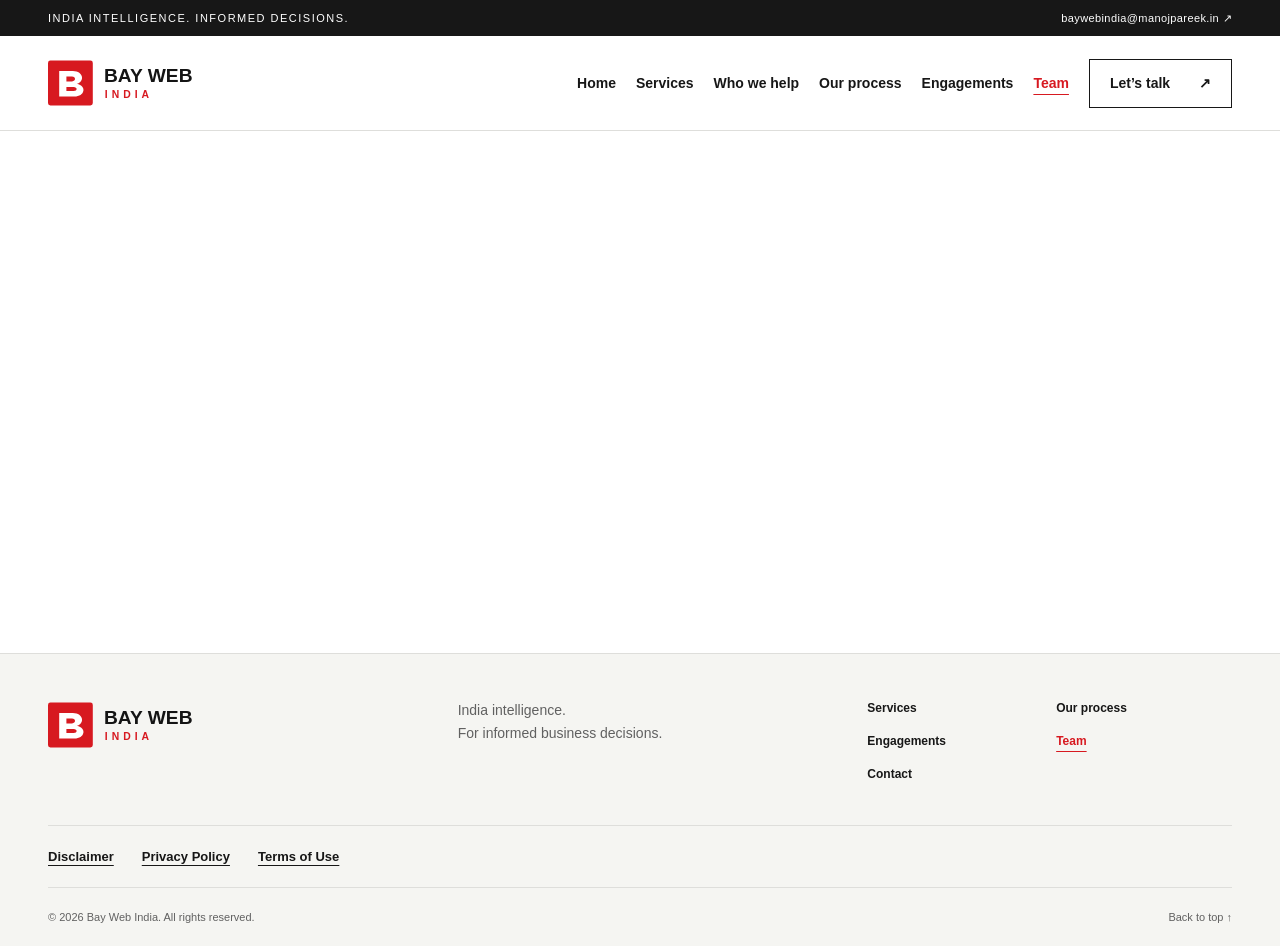
<file: team.html>
<!doctype html><html lang="en"><head><meta charset="utf-8"><meta name="viewport" content="width=device-width,initial-scale=1"><title>Bay Web India | Team</title><meta name="description" content="Team — Bay Web India. India-based corporate research, financial due diligence and commercial intelligence."><meta name="theme-color" content="#d71920"><link rel="icon" href="favicon.svg" type="image/svg+xml"><link rel="stylesheet" href="styles.css?v=20261101-2"></head><body>
<a class="skip" href="#main">Skip to content</a><div class="topline"><div class="wrap"><span>INDIA INTELLIGENCE. INFORMED DECISIONS.</span><a href="mailto:baywebindia@manojpareek.in">baywebindia@manojpareek.in ↗</a></div></div>
<header><div class="wrap nav"><a class="brand" href="index.html" aria-label="Bay Web India home"><img src="logo.svg" width="216" height="52" alt="Bay Web India"></a><button class="menu" aria-expanded="false" aria-controls="navigation">Menu <span>☰</span></button><nav id="navigation" aria-label="Main navigation"><a href="index.html">Home</a><a href="services.html">Services</a><a href="who-we-help.html">Who we help</a><a href="our-process.html">Our process</a><a href="engagements.html">Engagements</a><a href="team.html" aria-current="page">Team</a><a class="nav-cta" href="contact.html">Let’s talk <span>↗</span></a></nav></div></header>
<main id="main" class="team-page" aria-label="Team"></main>
<footer><div class="wrap footer-top"><a class="brand" href="index.html"><img src="logo.svg" width="216" height="52" alt="Bay Web India"></a><p>India intelligence.<br>For informed business decisions.</p><nav aria-label="Footer navigation"><a href="services.html">Services</a><a href="our-process.html">Our process</a><a href="engagements.html">Engagements</a><a href="team.html" aria-current="page">Team</a><a href="contact.html">Contact</a></nav></div><div class="wrap legal-footer"><nav class="legal-nav" aria-label="Legal navigation"><a href="disclaimer.html">Disclaimer</a><a href="privacy-policy.html">Privacy Policy</a><a href="terms-of-use.html">Terms of Use</a></nav></div><div class="wrap footer-bottom"><span>© 2026 Bay Web India. All rights reserved.</span><a href="#main">Back to top ↑</a></div></footer><script src="script.js"></script></body></html>
</file>
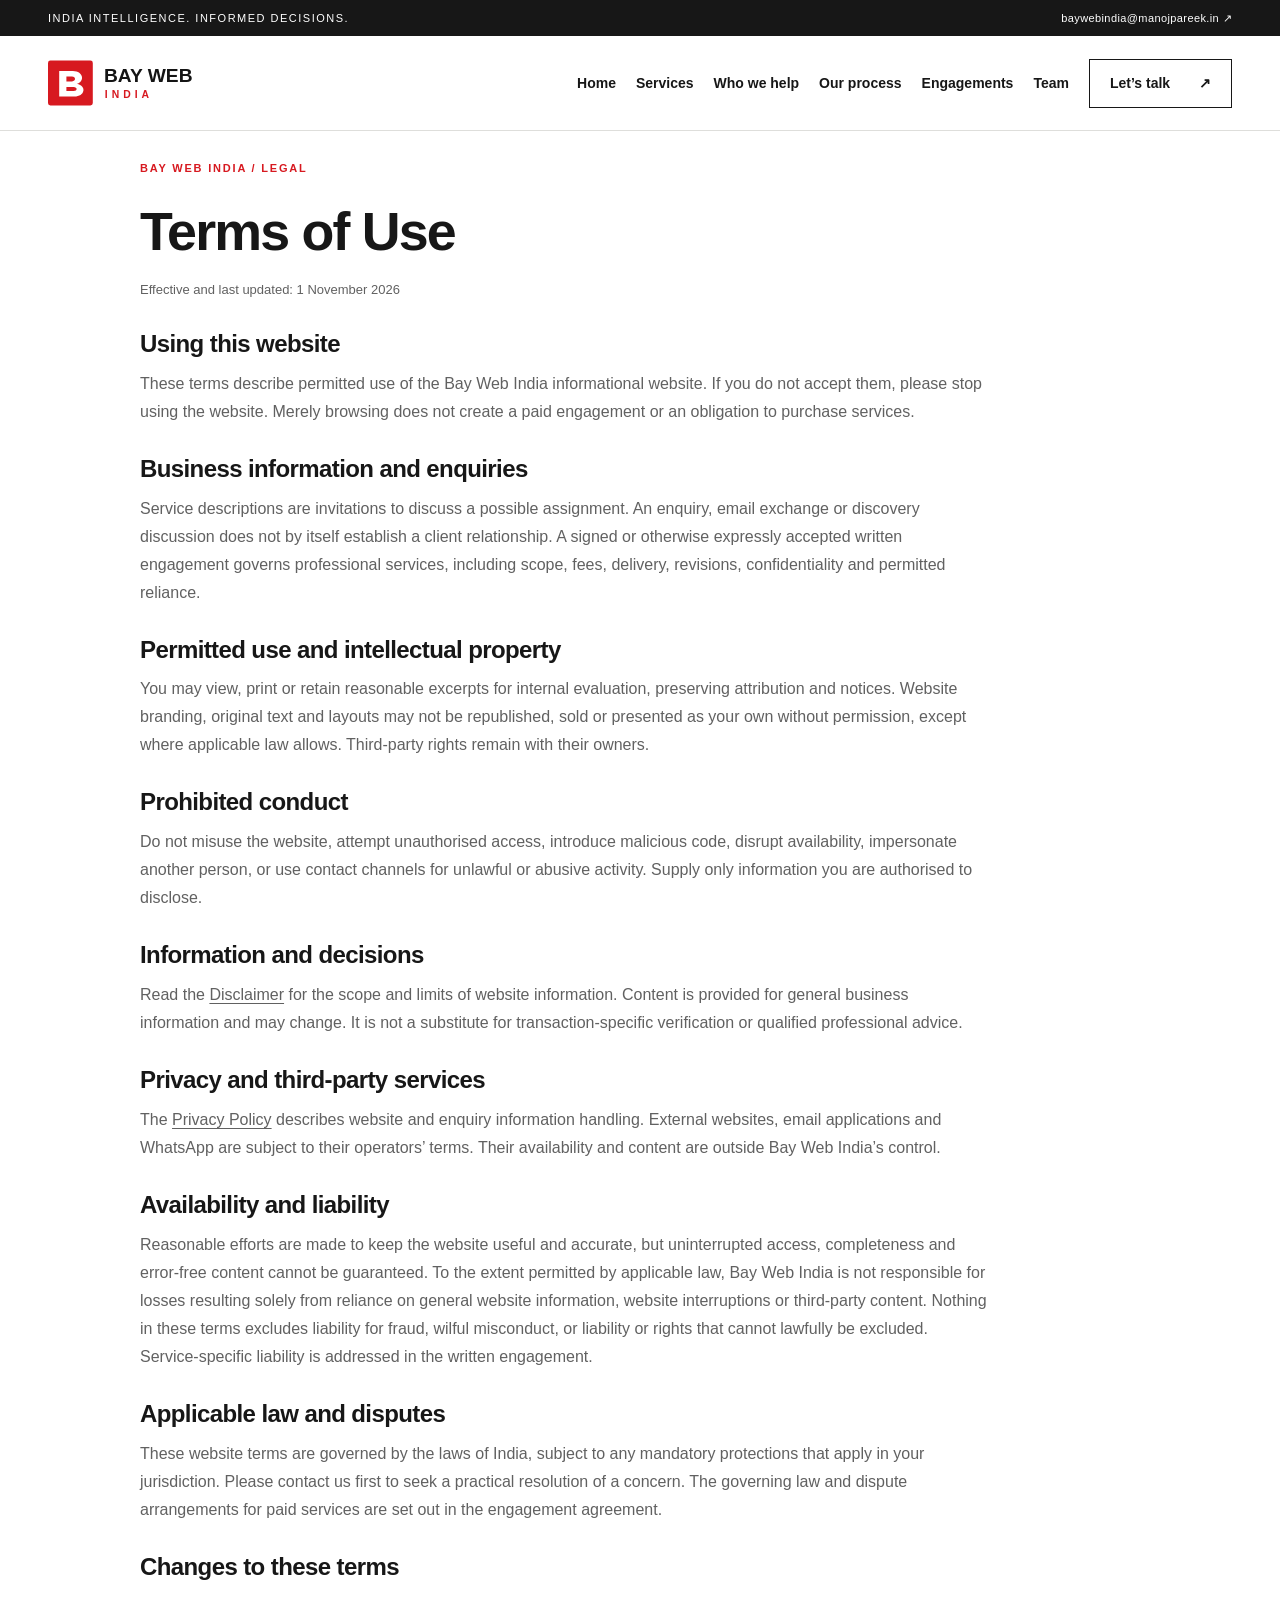
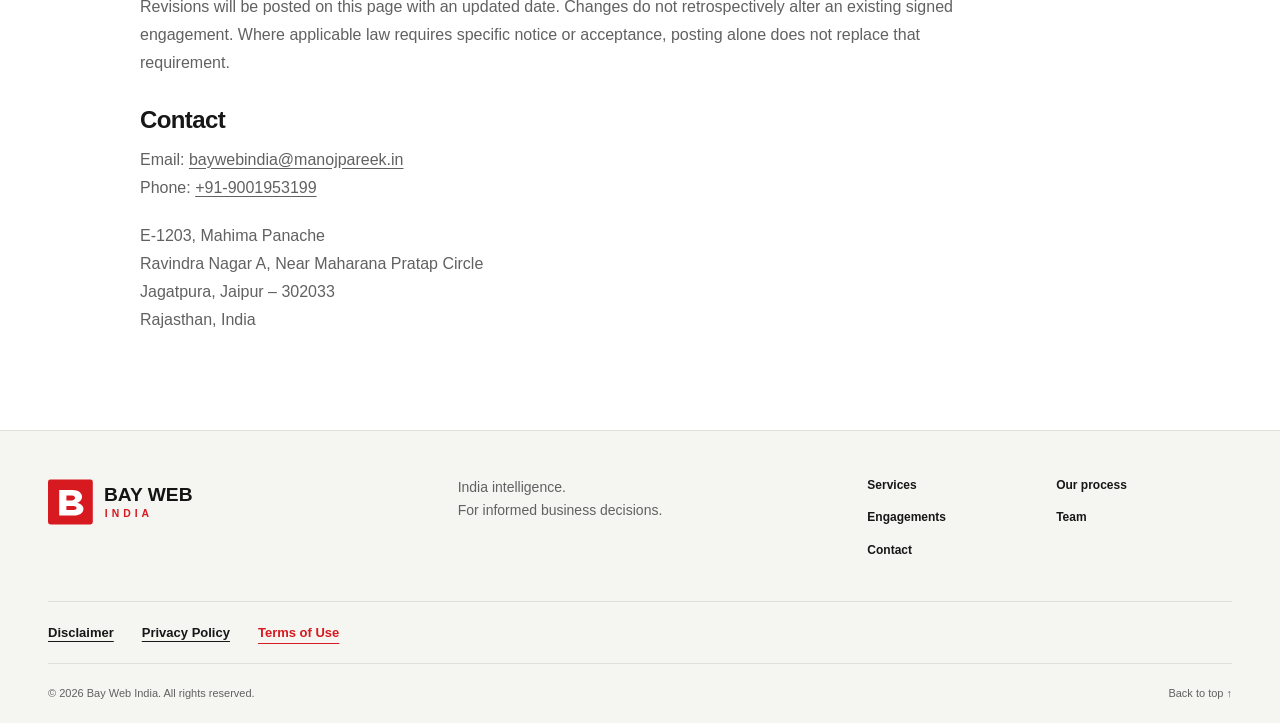
<file: terms-of-use.html>
<!doctype html><html lang="en"><head><meta charset="utf-8"><meta name="viewport" content="width=device-width,initial-scale=1"><title>Terms of Use | Bay Web India</title><meta name="description" content="Terms of Use for the Bay Web India corporate research and due diligence website."><meta name="theme-color" content="#d71920"><link rel="icon" href="favicon.svg" type="image/svg+xml"><link rel="stylesheet" href="styles.css?v=20261101-2"></head><body>
<a class="skip" href="#main">Skip to content</a><div class="topline"><div class="wrap"><span>INDIA INTELLIGENCE. INFORMED DECISIONS.</span><a href="mailto:baywebindia@manojpareek.in">baywebindia@manojpareek.in ↗</a></div></div>
<header><div class="wrap nav"><a class="brand" href="index.html" aria-label="Bay Web India home"><img src="logo.svg" width="216" height="52" alt="Bay Web India"></a><button class="menu" aria-expanded="false" aria-controls="navigation">Menu <span>☰</span></button><nav id="navigation" aria-label="Main navigation"><a href="index.html">Home</a><a href="services.html">Services</a><a href="who-we-help.html">Who we help</a><a href="our-process.html">Our process</a><a href="engagements.html">Engagements</a><a href="team.html">Team</a><a class="nav-cta" href="contact.html">Let’s talk <span>↗</span></a></nav></div></header>
<main id="main"><section class="section wrap legal-page"><p class="eyebrow">BAY WEB INDIA / LEGAL</p><h1 class="page-title">Terms of Use</h1><p class="legal-date">Effective and last updated: 1 November 2026</p><div class="legal-copy">
<h2>Using this website</h2><p>These terms describe permitted use of the Bay Web India informational website. If you do not accept them, please stop using the website. Merely browsing does not create a paid engagement or an obligation to purchase services.</p>
<h2>Business information and enquiries</h2><p>Service descriptions are invitations to discuss a possible assignment. An enquiry, email exchange or discovery discussion does not by itself establish a client relationship. A signed or otherwise expressly accepted written engagement governs professional services, including scope, fees, delivery, revisions, confidentiality and permitted reliance.</p>
<h2>Permitted use and intellectual property</h2><p>You may view, print or retain reasonable excerpts for internal evaluation, preserving attribution and notices. Website branding, original text and layouts may not be republished, sold or presented as your own without permission, except where applicable law allows. Third-party rights remain with their owners.</p>
<h2>Prohibited conduct</h2><p>Do not misuse the website, attempt unauthorised access, introduce malicious code, disrupt availability, impersonate another person, or use contact channels for unlawful or abusive activity. Supply only information you are authorised to disclose.</p>
<h2>Information and decisions</h2><p>Read the <a href="disclaimer.html">Disclaimer</a> for the scope and limits of website information. Content is provided for general business information and may change. It is not a substitute for transaction-specific verification or qualified professional advice.</p>
<h2>Privacy and third-party services</h2><p>The <a href="privacy-policy.html">Privacy Policy</a> describes website and enquiry information handling. External websites, email applications and WhatsApp are subject to their operators’ terms. Their availability and content are outside Bay Web India’s control.</p>
<h2>Availability and liability</h2><p>Reasonable efforts are made to keep the website useful and accurate, but uninterrupted access, completeness and error-free content cannot be guaranteed. To the extent permitted by applicable law, Bay Web India is not responsible for losses resulting solely from reliance on general website information, website interruptions or third-party content. Nothing in these terms excludes liability for fraud, wilful misconduct, or liability or rights that cannot lawfully be excluded. Service-specific liability is addressed in the written engagement.</p>
<h2>Applicable law and disputes</h2><p>These website terms are governed by the laws of India, subject to any mandatory protections that apply in your jurisdiction. Please contact us first to seek a practical resolution of a concern. The governing law and dispute arrangements for paid services are set out in the engagement agreement.</p>
<h2>Changes to these terms</h2><p>Revisions will be posted on this page with an updated date. Changes do not retrospectively alter an existing signed engagement. Where applicable law requires specific notice or acceptance, posting alone does not replace that requirement.</p>
<h2>Contact</h2><p>Email: <a href="mailto:baywebindia@manojpareek.in">baywebindia@manojpareek.in</a><br>Phone: <a href="tel:+919001953199">+91-9001953199</a></p><address>E-1203, Mahima Panache<br>Ravindra Nagar A, Near Maharana Pratap Circle<br>Jagatpura, Jaipur – 302033<br>Rajasthan, India</address></div></section></main>
<footer><div class="wrap footer-top"><a class="brand" href="index.html"><img src="logo.svg" width="216" height="52" alt="Bay Web India"></a><p>India intelligence.<br>For informed business decisions.</p><nav aria-label="Footer navigation"><a href="services.html">Services</a><a href="our-process.html">Our process</a><a href="engagements.html">Engagements</a><a href="team.html">Team</a><a href="contact.html">Contact</a></nav></div><div class="wrap legal-footer"><nav class="legal-nav" aria-label="Legal navigation"><a href="disclaimer.html">Disclaimer</a><a href="privacy-policy.html">Privacy Policy</a><a href="terms-of-use.html" aria-current="page">Terms of Use</a></nav></div><div class="wrap footer-bottom"><span>© 2026 Bay Web India. All rights reserved.</span><a href="#main">Back to top ↑</a></div></footer><script src="script.js"></script></body></html>
</file>
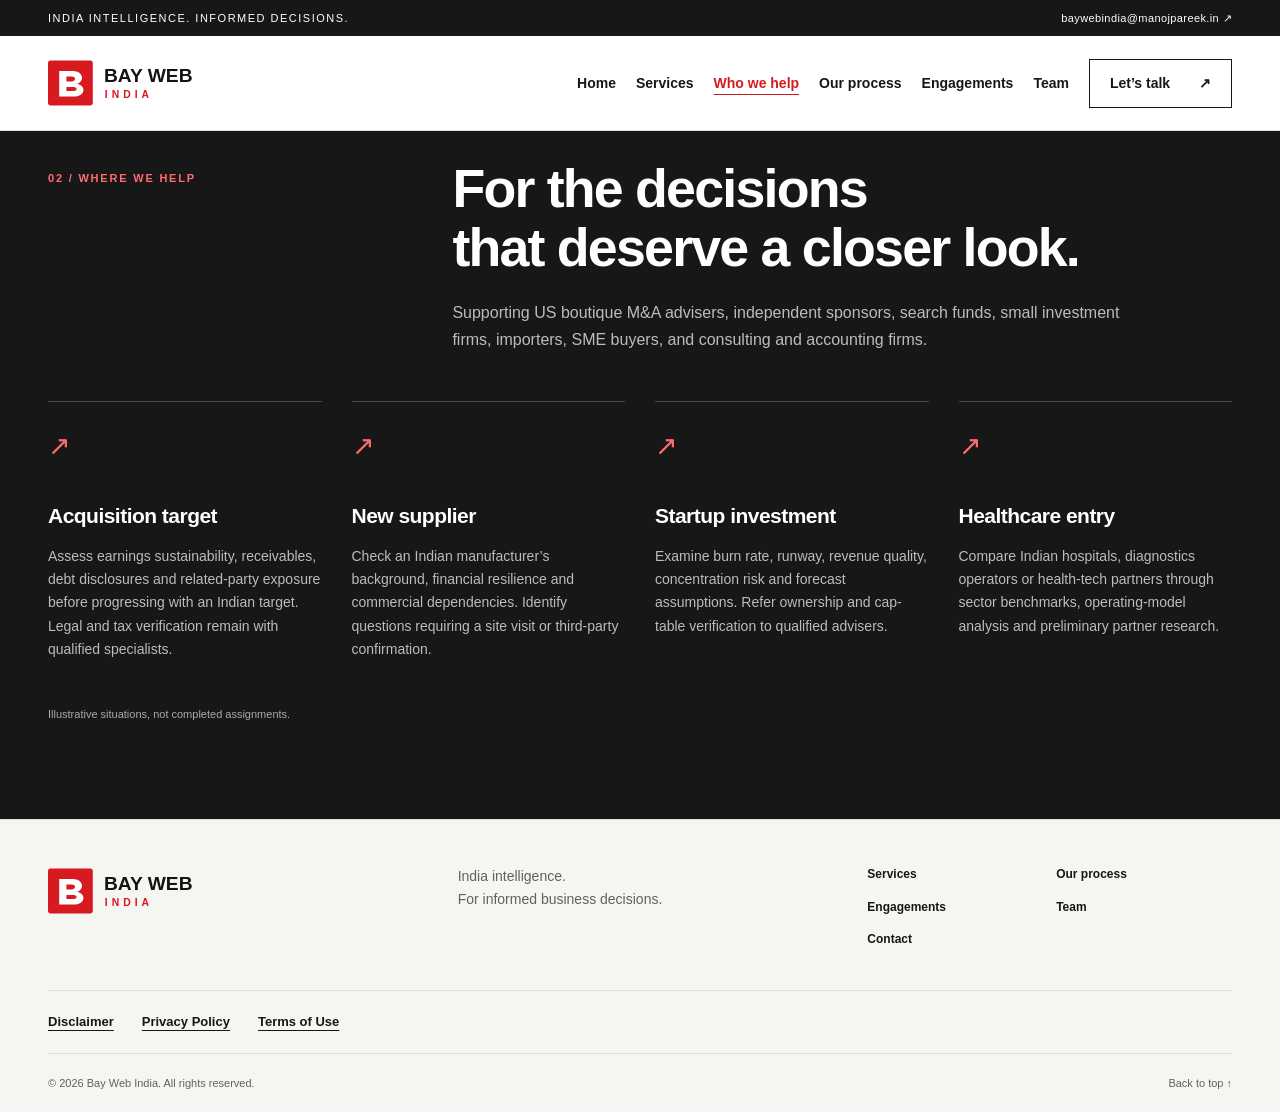
<file: who-we-help.html>
<!doctype html><html lang="en"><head><meta charset="utf-8"><meta name="viewport" content="width=device-width,initial-scale=1"><title>Bay Web India | Who We Help</title><meta name="description" content="Who We Help — Bay Web India. India-based corporate research, financial due diligence and commercial intelligence."><meta name="theme-color" content="#d71920"><link rel="icon" href="favicon.svg" type="image/svg+xml"><link rel="stylesheet" href="styles.css?v=20261101-2"></head><body>
<a class="skip" href="#main">Skip to content</a><div class="topline"><div class="wrap"><span>INDIA INTELLIGENCE. INFORMED DECISIONS.</span><a href="mailto:baywebindia@manojpareek.in">baywebindia@manojpareek.in ↗</a></div></div>
<header><div class="wrap nav"><a class="brand" href="index.html" aria-label="Bay Web India home"><img src="logo.svg" width="216" height="52" alt="Bay Web India"></a><button class="menu" aria-expanded="false" aria-controls="navigation">Menu <span>☰</span></button><nav id="navigation" aria-label="Main navigation"><a href="index.html">Home</a><a href="services.html">Services</a><a href="who-we-help.html" aria-current="page">Who we help</a><a href="our-process.html">Our process</a><a href="engagements.html">Engagements</a><a href="team.html">Team</a><a class="nav-cta" href="contact.html">Let’s talk <span>↗</span></a></nav></div></header>
<main id="main"><section class="dark section" id="use-cases"><div class="wrap"><div class="section-head"><p class="eyebrow">02 / WHERE WE HELP</p><div><h1 class="page-title">For the decisions<br>that deserve a closer look.</h1><p>Supporting US boutique M&A advisers, independent sponsors, search funds, small investment firms, importers, SME buyers, and consulting and accounting firms.</p></div></div><div class="use-grid"><article><span class="arrow">↗</span><h3>Acquisition target</h3><p>Assess earnings sustainability, receivables, debt disclosures and related-party exposure before progressing with an Indian target. Legal and tax verification remain with qualified specialists.</p></article><article><span class="arrow">↗</span><h3>New supplier</h3><p>Check an Indian manufacturer’s background, financial resilience and commercial dependencies. Identify questions requiring a site visit or third-party confirmation.</p></article><article><span class="arrow">↗</span><h3>Startup investment</h3><p>Examine burn rate, runway, revenue quality, concentration risk and forecast assumptions. Refer ownership and cap-table verification to qualified advisers.</p></article><article><span class="arrow">↗</span><h3>Healthcare entry</h3><p>Compare Indian hospitals, diagnostics operators or health-tech partners through sector benchmarks, operating-model analysis and preliminary partner research.</p></article></div><p class="caption">Illustrative situations, not completed assignments.</p></div></section></main>
<footer><div class="wrap footer-top"><a class="brand" href="index.html"><img src="logo.svg" width="216" height="52" alt="Bay Web India"></a><p>India intelligence.<br>For informed business decisions.</p><nav aria-label="Footer navigation"><a href="services.html">Services</a><a href="our-process.html">Our process</a><a href="engagements.html">Engagements</a><a href="team.html">Team</a><a href="contact.html">Contact</a></nav></div><div class="wrap legal-footer"><nav class="legal-nav" aria-label="Legal navigation"><a href="disclaimer.html">Disclaimer</a><a href="privacy-policy.html">Privacy Policy</a><a href="terms-of-use.html">Terms of Use</a></nav></div><div class="wrap footer-bottom"><span>© 2026 Bay Web India. All rights reserved.</span><a href="#main">Back to top ↑</a></div></footer><script src="script.js"></script></body></html>
</file>
<file: styles.css>
:root{--red:#d71920;--ink:#171717;--muted:#616161;--line:#dededb;--paper:#f5f5f2}*{box-sizing:border-box}html{scroll-behavior:smooth;scroll-padding-top:110px}[id]{scroll-margin-top:110px}body{margin:0;color:var(--ink);background:#fff;font-family:Arial,Helvetica,sans-serif;font-size:16px;line-height:1.65}a{color:inherit;text-decoration:none}a,button,summary{-webkit-tap-highlight-color:transparent}a:focus-visible,button:focus-visible,summary:focus-visible{outline:3px solid var(--red);outline-offset:5px}p{margin:0 0 20px}h1,h2,h3,h4{margin:0;line-height:1.12;letter-spacing:-.04em}h1{font-size:clamp(48px,5.2vw,76px);font-weight:750;max-width:800px}h1 em{font-style:normal;color:var(--red)}h2{font-size:clamp(34px,3.4vw,48px);font-weight:700}h3{font-size:23px;letter-spacing:-.025em}h4{font-size:15px;letter-spacing:0}button{font:inherit;cursor:pointer}.wrap{width:min(1220px,calc(100% - 96px));margin:auto}.topline{background:var(--ink);color:white;font-size:11px;letter-spacing:1.5px}.topline .wrap{display:flex;justify-content:space-between;padding-top:9px;padding-bottom:9px}.topline a{letter-spacing:.4px}header{position:sticky;top:0;background:rgba(255,255,255,.97);z-index:20;border-bottom:1px solid var(--line)}.nav{min-height:94px;display:flex;align-items:center;justify-content:space-between;gap:30px}.brand{display:inline-flex;flex:none}.brand img{display:block;max-width:100%}nav{display:flex;align-items:center;gap:29px;font-size:14px;font-weight:600}nav a:hover,.text-link:hover,footer a:hover{color:var(--red)}.nav-cta{border:1px solid var(--ink);padding:12px 20px}.nav-cta span{margin-left:25px}.menu{display:none}.hero{padding:84px 0 75px;background:linear-gradient(110deg,#fff 60%,#f6f6f3 60%)}.hero-grid{display:grid;grid-template-columns:1.35fr 1fr;gap:66px;align-items:center}.eyebrow{color:var(--red);font-size:11px;font-weight:750;letter-spacing:1.8px;margin-bottom:25px}.intro{font-size:19px;line-height:1.7;color:#555;max-width:600px;margin-top:30px}.actions{display:flex;align-items:center;gap:28px;flex-wrap:wrap;margin-top:34px}.button{display:inline-flex;align-items:center;justify-content:space-between;gap:30px;padding:16px 23px;font-size:14px;font-weight:700;transition:background .2s}.red{background:var(--red);color:white}.red:hover{background:#ac1018}.text-link{display:inline-flex;gap:20px;align-items:center;font-size:14px;font-weight:700;border-bottom:1px solid;padding:4px 0}.hero-note{font-size:12px;color:var(--muted);margin:28px 0 0}.brief{border:1px solid var(--ink);background:white;transform:rotate(1.5deg);box-shadow:14px 14px 0 #e7e7e2}.brief-head{display:flex;justify-content:space-between;gap:12px;background:var(--ink);color:#fff;padding:16px 22px;font-size:9px;letter-spacing:1.5px}.brief-body{padding:30px}.brief-body .eyebrow{font-size:10px;margin-bottom:16px}.brief h2{font-size:34px;margin-bottom:25px}.brief-item{display:flex;gap:19px;padding:17px 0;border-top:1px solid var(--line)}.brief-item>span{color:var(--red);font-size:12px;font-weight:700}.brief-item b{font-size:16px}.brief-item p{font-size:12px;color:var(--muted);margin:3px 0 0}.brief-bottom{display:flex;justify-content:space-between;padding:14px 22px;border-top:1px solid var(--line);font-size:9px;letter-spacing:1px}.brief-bottom>span:last-child{color:var(--red);font-size:21px;line-height:1}.strip{border-top:1px solid var(--line);border-bottom:1px solid var(--line)}.strip .wrap{display:grid;grid-template-columns:repeat(3,1fr);padding:23px 0;gap:25px;font-size:13px;font-weight:600}.strip span:before{content:'+';color:var(--red);margin-right:15px}.section{padding-top:96px;padding-bottom:96px}.section-head{display:grid;grid-template-columns:1fr 2.2fr;gap:50px;margin-bottom:48px}.section-head .eyebrow{padding-top:10px}.section-head p:not(.eyebrow){color:var(--muted);max-width:680px;margin-top:23px;margin-bottom:0}.services{display:grid;grid-template-columns:repeat(3,1fr);border-left:1px solid var(--line);border-top:1px solid var(--line)}.service{padding:30px;border-right:1px solid var(--line);border-bottom:1px solid var(--line)}.num{font-size:12px;color:var(--red);font-weight:700;display:block;margin-bottom:28px}.service h3{min-height:54px}.service p{font-size:14px;color:var(--muted)}.service .lead-small{font-weight:600;color:var(--ink);margin-top:20px;margin-bottom:10px}.deliver{border-top:1px solid var(--line);padding-top:18px;margin-top:24px}.deliver b{font-size:9px;letter-spacing:1.4px}.deliver p{font-size:12px;margin:7px 0 0}.dark{background:var(--ink);color:white}.dark .section-head p:not(.eyebrow){color:#bcbcbc}.dark .eyebrow{color:#ff6c70}.use-grid{display:grid;grid-template-columns:repeat(4,1fr);gap:30px}.use-grid article{border-top:1px solid #4a4a4a;padding-top:22px}.arrow{display:block;font-size:27px;color:#ff6c70;margin-bottom:35px}.use-grid h3{font-size:21px;margin-bottom:18px}.use-grid p{font-size:14px;color:#bcbcbc}.caption{font-size:11px;color:var(--muted);margin:24px 0 0}.dark .caption{color:#aaa}.steps{display:grid;grid-template-columns:repeat(4,1fr);gap:35px}.steps b{display:block;font-size:42px;letter-spacing:-2px;color:var(--red);border-bottom:1px solid var(--line);padding-bottom:22px;margin-bottom:24px}.steps p{color:var(--muted);font-size:14px;margin-top:15px}details{margin-top:35px;border-top:1px solid var(--line);border-bottom:1px solid var(--line)}summary{display:flex;justify-content:space-between;padding:24px 0;font-weight:600;cursor:pointer;list-style:none}summary::-webkit-details-marker{display:none}summary span{color:var(--red);font-size:24px}details[open] summary span{transform:rotate(45deg)}.table-scroll{overflow-x:auto}table{width:100%;border-collapse:collapse;text-align:left;font-size:13px;min-width:600px;margin-bottom:25px}td,th{padding:14px;border-bottom:1px solid var(--line)}thead{background:var(--paper)}.report-section{padding:70px 0;background:var(--paper)}.report-grid{display:grid;grid-template-columns:1fr 1fr;gap:100px;align-items:center}.report-grid>div>p:not(.eyebrow){color:var(--muted);margin-top:26px}.report-grid .text-link{margin-top:10px}.risk{background:white;border:1px solid var(--line);padding:27px}.risk-title{display:flex;justify-content:space-between;align-items:center;gap:12px}.risk-title h3{font-size:22px}.risk-title>span{font-size:8px;letter-spacing:1px;border:1px solid #ccc;padding:4px 7px}.risk .caption{margin:10px 0 22px}.risk-row{display:flex;justify-content:space-between;align-items:center;gap:16px;border-top:1px solid var(--line);padding:15px 0}.risk-row b{font-size:12px;display:block}.risk-row small{display:block;font-size:10px;color:var(--muted);margin-top:4px}.tag{font-size:10px;border:1px solid #ccc;padding:3px 9px}.tag.flag{background:var(--red);color:#fff;border-color:var(--red)}.plans{display:grid;grid-template-columns:repeat(3,1fr);gap:23px}.plan{padding:28px;border:1px solid var(--line);display:flex;flex-direction:column}.plan:nth-child(2){border-top:4px solid var(--red);padding-top:25px}.plan .eyebrow{font-size:9px;margin-bottom:25px}.plan h3{font-size:25px;min-height:58px}.plan p{color:var(--muted);font-size:13px;margin:20px 0 0}.plan ul{margin:22px 0 30px;padding-left:17px;font-size:13px;flex:1}.plan li{padding-bottom:12px}.plan li::marker{color:var(--red)}.plan .text-link{align-self:flex-start}.scope-note{font-size:13px;margin:27px 0 0;color:var(--muted)}.scope-note b{color:var(--ink)}.limits{background:var(--paper)}.limits h2{max-width:730px}.limits-grid{display:grid;grid-template-columns:1fr 1fr;gap:65px;margin-top:40px}.limits-grid h3{font-size:20px}.limits ul{padding-left:18px;font-size:14px;color:#555}.limits li{padding:6px 0}.fine{border-top:1px solid #d4d4d0;font-size:12px;color:var(--muted);padding-top:25px;margin:22px 0 0}.contact{display:grid;grid-template-columns:1.2fr 1fr;gap:130px}.contact>div>p:not(.eyebrow){max-width:480px;color:var(--muted);margin-top:25px}.contact .button{margin-top:10px}.contact-info h3{font-size:27px;margin-bottom:25px}.contact-info>a{display:flex;justify-content:space-between;gap:15px;padding:14px 0;border-bottom:1px solid var(--line);font-size:14px;overflow-wrap:anywhere}.contact-info>a:hover{color:var(--red)}.contact-info>a span{color:var(--red);white-space:nowrap}.address{margin-top:28px}address{font-size:13px;line-height:1.9;color:var(--muted);font-style:normal;margin-top:13px}footer{background:var(--paper);border-top:1px solid var(--line)}.footer-top{display:grid;grid-template-columns:1fr 1fr 1fr;gap:45px;padding-top:45px;padding-bottom:40px;align-items:start}.footer-top p{color:var(--muted);font-size:14px}.footer-top nav{display:grid;grid-template-columns:1fr 1fr;gap:13px;font-size:12px}.footer-bottom{display:flex;justify-content:space-between;border-top:1px solid var(--line);padding-top:20px;padding-bottom:20px;font-size:11px;color:var(--muted)}.skip{position:fixed;top:-100px;left:15px;z-index:100;background:white;padding:10px 20px;border:2px solid var(--red)}.skip:focus{top:10px}@media(min-width:1500px){.hero{padding-top:110px;padding-bottom:105px}}@media(max-width:1050px){.wrap{width:calc(100% - 48px)}.nav{gap:20px}nav{gap:19px;font-size:12px}.hero-grid{gap:35px}.hero{padding:60px 0}.brief-body{padding:24px}.brief h2{font-size:29px}.section{padding:72px 0}.section-head{grid-template-columns:1fr 2.4fr;gap:25px}.service{padding:23px}.use-grid{grid-template-columns:1fr 1fr}.report-grid{gap:45px}.contact{gap:55px}.plan{padding:22px}.plan:nth-child(2){padding-top:19px}}
@media(max-width:760px){html{scroll-padding-top:90px}[id]{scroll-margin-top:90px}.team-grid{grid-template-columns:1fr}.member{grid-template-columns:1fr}.member-photo{aspect-ratio:1/1}.wrap{width:calc(100% - 40px)}.topline .wrap{justify-content:center}.topline a{display:none}.topline{font-size:9px}.nav{min-height:78px}.brand img{width:185px;height:auto}.menu{display:flex;align-items:center;gap:15px;border:1px solid #ddd;background:white;padding:9px 12px;font-size:12px}.nav nav{display:none;position:absolute;top:100%;left:0;right:0;background:white;padding:20px;box-shadow:0 12px 12px #0000000a}.nav nav.open{display:flex;align-items:stretch;flex-direction:column;gap:0}.nav nav a{padding:14px;font-size:15px;border-bottom:1px solid var(--line)}.nav-cta{margin-top:10px}.hero{padding:48px 0 55px;background:linear-gradient(180deg,#fff 70%,#f6f6f3 70%)}.hero-grid{grid-template-columns:1fr;gap:42px}h1{font-size:48px}.eyebrow{font-size:9px;letter-spacing:1.4px;margin-bottom:20px}.intro{font-size:17px;margin-top:24px}.actions{gap:22px}.button{font-size:13px;padding:15px 20px}.brief{max-width:460px;width:calc(100% - 10px);transform:rotate(.8deg)}.brief-body{padding:26px}.brief h2{font-size:32px}.strip .wrap{grid-template-columns:1fr;gap:9px;padding:20px 0;font-size:12px}.section{padding-top:58px;padding-bottom:58px}.section-head{grid-template-columns:1fr;gap:0;margin-bottom:32px}h2{font-size:35px}.section-head p:not(.eyebrow){margin-top:20px}.services{grid-template-columns:1fr}.service{padding:26px}.service h3{min-height:0}.service .num{margin-bottom:18px}.service .lead-small{margin-top:15px}.use-grid{grid-template-columns:1fr;gap:15px}.arrow{margin-bottom:20px}.use-grid article{padding:20px 0}.use-grid h3{margin-bottom:13px}.steps{grid-template-columns:1fr 1fr;gap:25px}.steps b{font-size:34px}.steps h3{font-size:21px}summary{font-size:14px;gap:20px}.report-section{padding:55px 0}.report-grid{grid-template-columns:1fr;gap:35px}.risk{padding:23px}.risk-row{gap:10px}.plans{grid-template-columns:1fr;gap:20px}.plan{padding:27px}.plan:nth-child(2){padding-top:24px}.plan h3{min-height:0}.plan .eyebrow{margin-bottom:18px}.limits-grid{grid-template-columns:1fr;gap:22px}.contact{grid-template-columns:1fr;gap:45px}.contact-info>a{font-size:13px}.footer-top{grid-template-columns:1fr;gap:23px}.footer-top p{margin:0}.footer-top nav{max-width:350px}.footer-bottom{gap:20px;font-size:10px}.risk-title>span{font-size:7px}}
@media(prefers-reduced-motion:reduce){html{scroll-behavior:auto}*{transition:none!important}}

.team-grid{display:grid;grid-template-columns:1fr 1fr;gap:30px}
.member{display:grid;grid-template-columns:200px 1fr;border:1px solid var(--line);background:#fff}
.member-photo{background:var(--paper);overflow:hidden;min-height:200px}
.member-photo img{display:block;width:100%;height:100%;object-fit:cover;object-position:center 20%}
.member-body{padding:28px}
.member-body .eyebrow{font-size:10px;margin-bottom:14px}
.member-body h3{font-size:24px}
.member-body .creds{font-size:13px;font-weight:600;color:var(--muted);margin:10px 0 16px}
.member-body p:not(.eyebrow):not(.creds){font-size:14px;color:var(--muted)}
.member-links{display:flex;gap:24px;flex-wrap:wrap;margin-top:6px}
.member-empty{border-style:dashed;background:transparent}
.member-empty .member-photo{background:repeating-linear-gradient(45deg,#f5f5f2,#f5f5f2 10px,#efefeb 10px,#efefeb 20px)}
@media(max-width:1050px){.team-grid{grid-template-columns:1fr}}

/* Multi-page layout */
nav a[aria-current="page"]:not(.nav-cta){color:var(--red);text-decoration:underline;text-underline-offset:6px}
.page-title{font-size:clamp(35px,4.2vw,56px);line-height:1.1;letter-spacing:-1.8px;font-weight:700;margin:0}
.team-page{min-height:58vh}
@media(min-width:761px){.nav nav{gap:20px}.nav{gap:24px}}

/* Compact space below navigation on all content pages. */
main > .section:first-child{padding-top:28px}
main > .hero:first-child{padding-top:32px}
.hero-grid{align-items:start}
.legal-footer{padding-top:20px;padding-bottom:20px;border-top:1px solid var(--line)}
.legal-nav{display:flex;flex-wrap:wrap;gap:12px 28px;font-size:13px}
.legal-nav a{text-decoration:underline;text-underline-offset:4px}
.legal-page{max-width:1000px}
.legal-date{font-size:13px;color:var(--muted);margin:18px 0 28px}
.legal-copy{max-width:850px}
.legal-copy h2{font-size:24px;letter-spacing:-.025em;margin:30px 0 12px}
.legal-copy p,.legal-copy address{font-size:16px;line-height:1.75;color:var(--muted)}
.legal-copy a{text-decoration:underline;text-underline-offset:3px;overflow-wrap:anywhere}
@media(max-width:760px){main > .section:first-child{padding-top:20px}main > .hero:first-child{padding-top:24px}.legal-nav{gap:12px 22px}.legal-copy h2{font-size:22px}}
</file>
